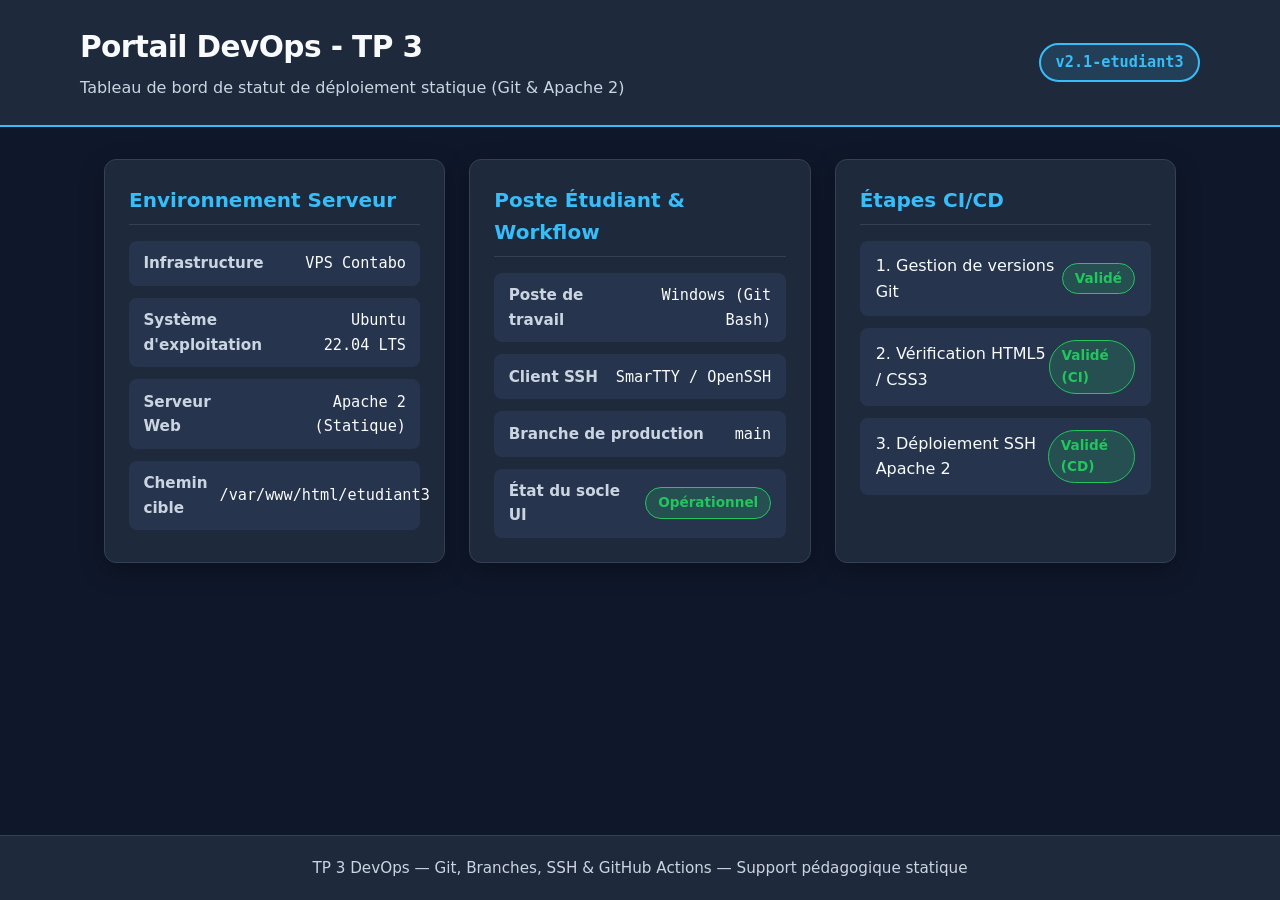
<file: index.html>
<!DOCTYPE html>
<html lang="fr">
<head>
  <meta charset="UTF-8">
  <meta name="viewport" content="width=device-width, initial-scale=1.0">
  <title>Portail DevOps - TP 3</title>
  <link rel="stylesheet" href="style.css">
</head>
<body>
  <header class="topbar">
    <div class="topbar-inner">
      <div>
        <h1>Portail DevOps - TP 3</h1>
        <p class="subtitle">Tableau de bord de statut de déploiement statique (Git &amp; Apache 2)</p>
      </div>
      <span class="version-badge">v2.1-etudiant3</span>
    </div>
  </header>

  <main class="container">
    <div class="dashboard-grid">
      <section class="card">
        <h2>Environnement Serveur</h2>
        <ul class="info-list">
          <li>
            <span class="info-label">Infrastructure</span>
            <span class="info-value">VPS Contabo</span>
          </li>
          <li>
            <span class="info-label">Système d'exploitation</span>
            <span class="info-value">Ubuntu 22.04 LTS</span>
          </li>
          <li>
            <span class="info-label">Serveur Web</span>
            <span class="info-value">Apache 2 (Statique)</span>
          </li>
          <li>
            <span class="info-label">Chemin cible</span>
            <span class="info-value">/var/www/html/etudiant3</span>
          </li>
        </ul>
      </section>

      <section class="card">
        <h2>Poste Étudiant &amp; Workflow</h2>
        <ul class="info-list">
          <li>
            <span class="info-label">Poste de travail</span>
            <span class="info-value">Windows (Git Bash)</span>
          </li>
          <li>
            <span class="info-label">Client SSH</span>
            <span class="info-value">SmarTTY / OpenSSH</span>
          </li>
          <li>
            <span class="info-label">Branche de production</span>
            <span class="info-value">main</span>
          </li>
          <li>
            <span class="info-label">État du socle UI</span>
            <span class="status-pill status-ok">Opérationnel</span>
          </li>
        </ul>
      </section>

      <section class="card">
        <h2>Étapes CI/CD</h2>
        <ul class="pipeline-steps">
          <li>
            <span>1. Gestion de versions Git</span>
            <span class="status-pill status-ok">Validé</span>
          </li>
          <li>
            <span>2. Vérification HTML5 / CSS3</span>
            <span class="status-pill status-ok">Validé (CI)</span>
          </li>
          <li>
            <span>3. Déploiement SSH Apache 2</span>
            <span class="status-pill status-ok">Validé (CD)</span>
          </li>
        </ul>
      </section>
    </div>
  </main>

  <footer class="footer">
    <p>TP 3 DevOps — Git, Branches, SSH &amp; GitHub Actions — Support pédagogique statique</p>
  </footer>
</body>
</html>
</file>
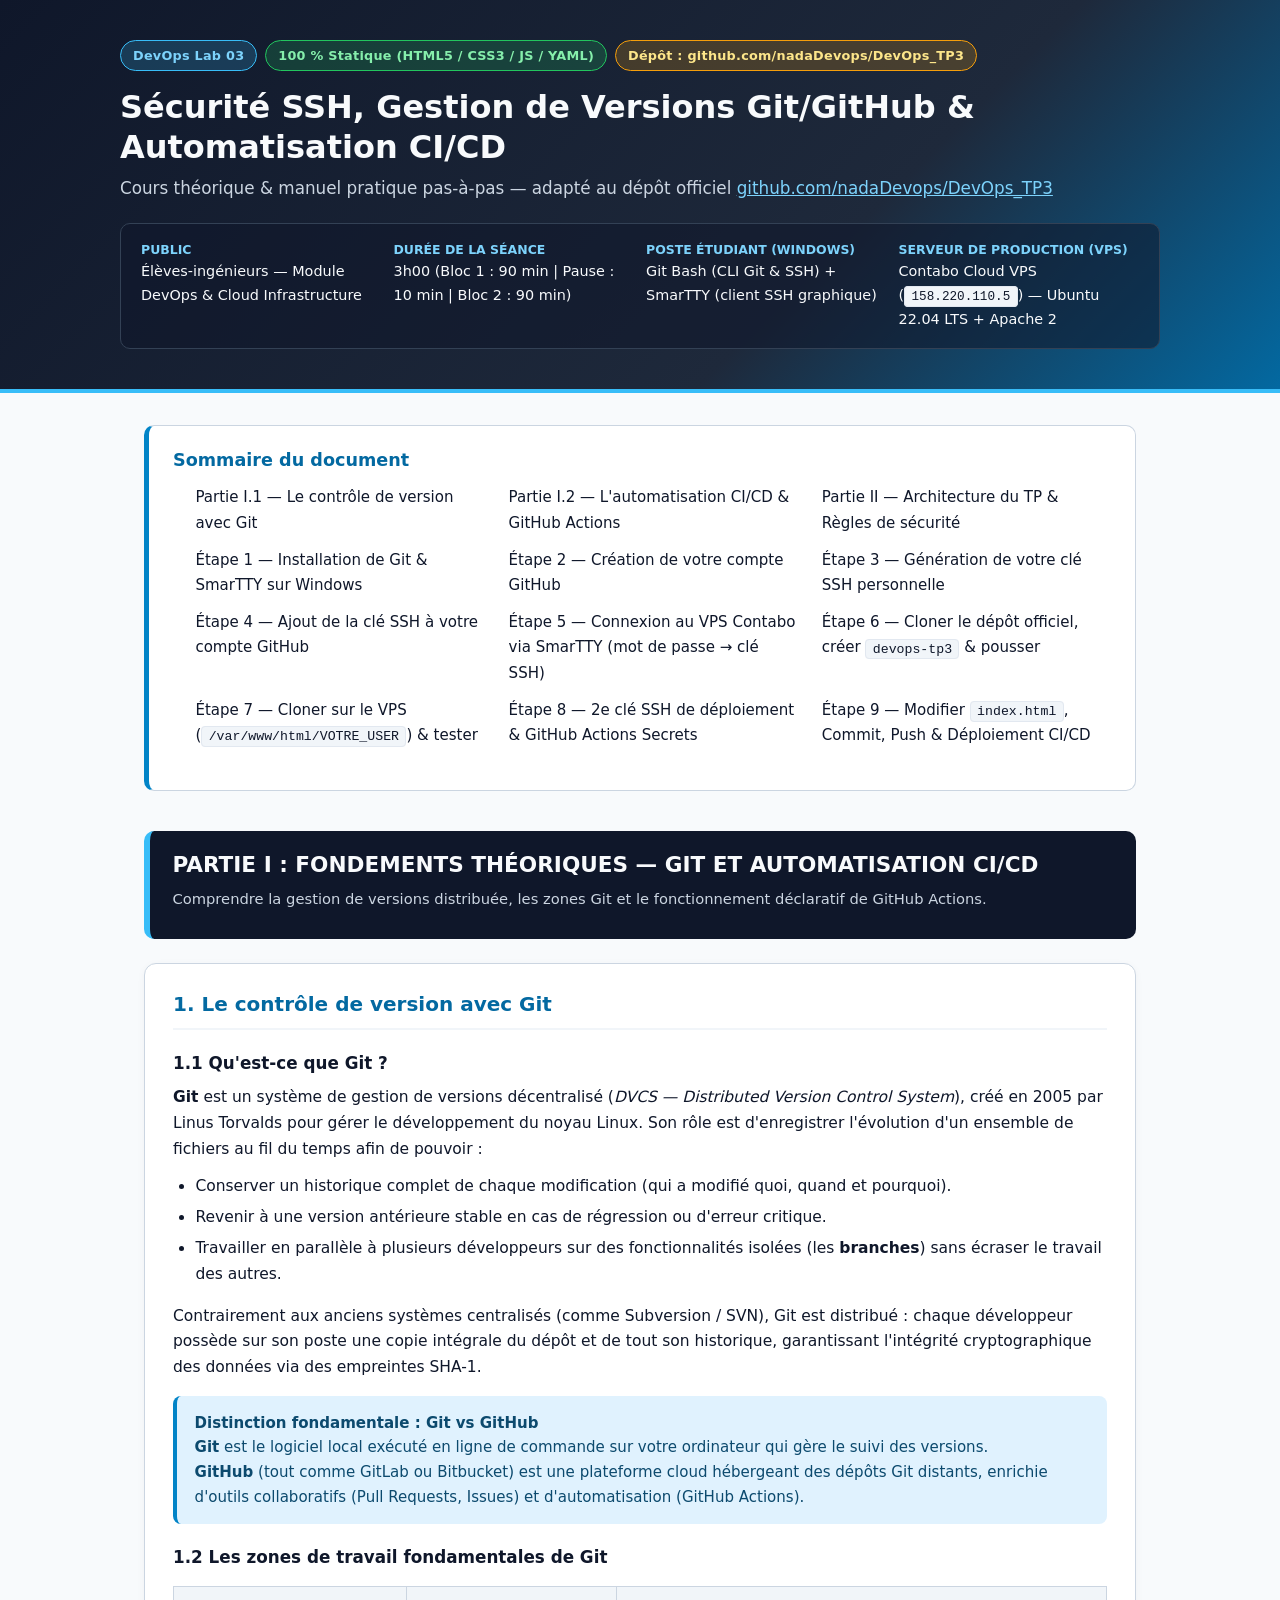
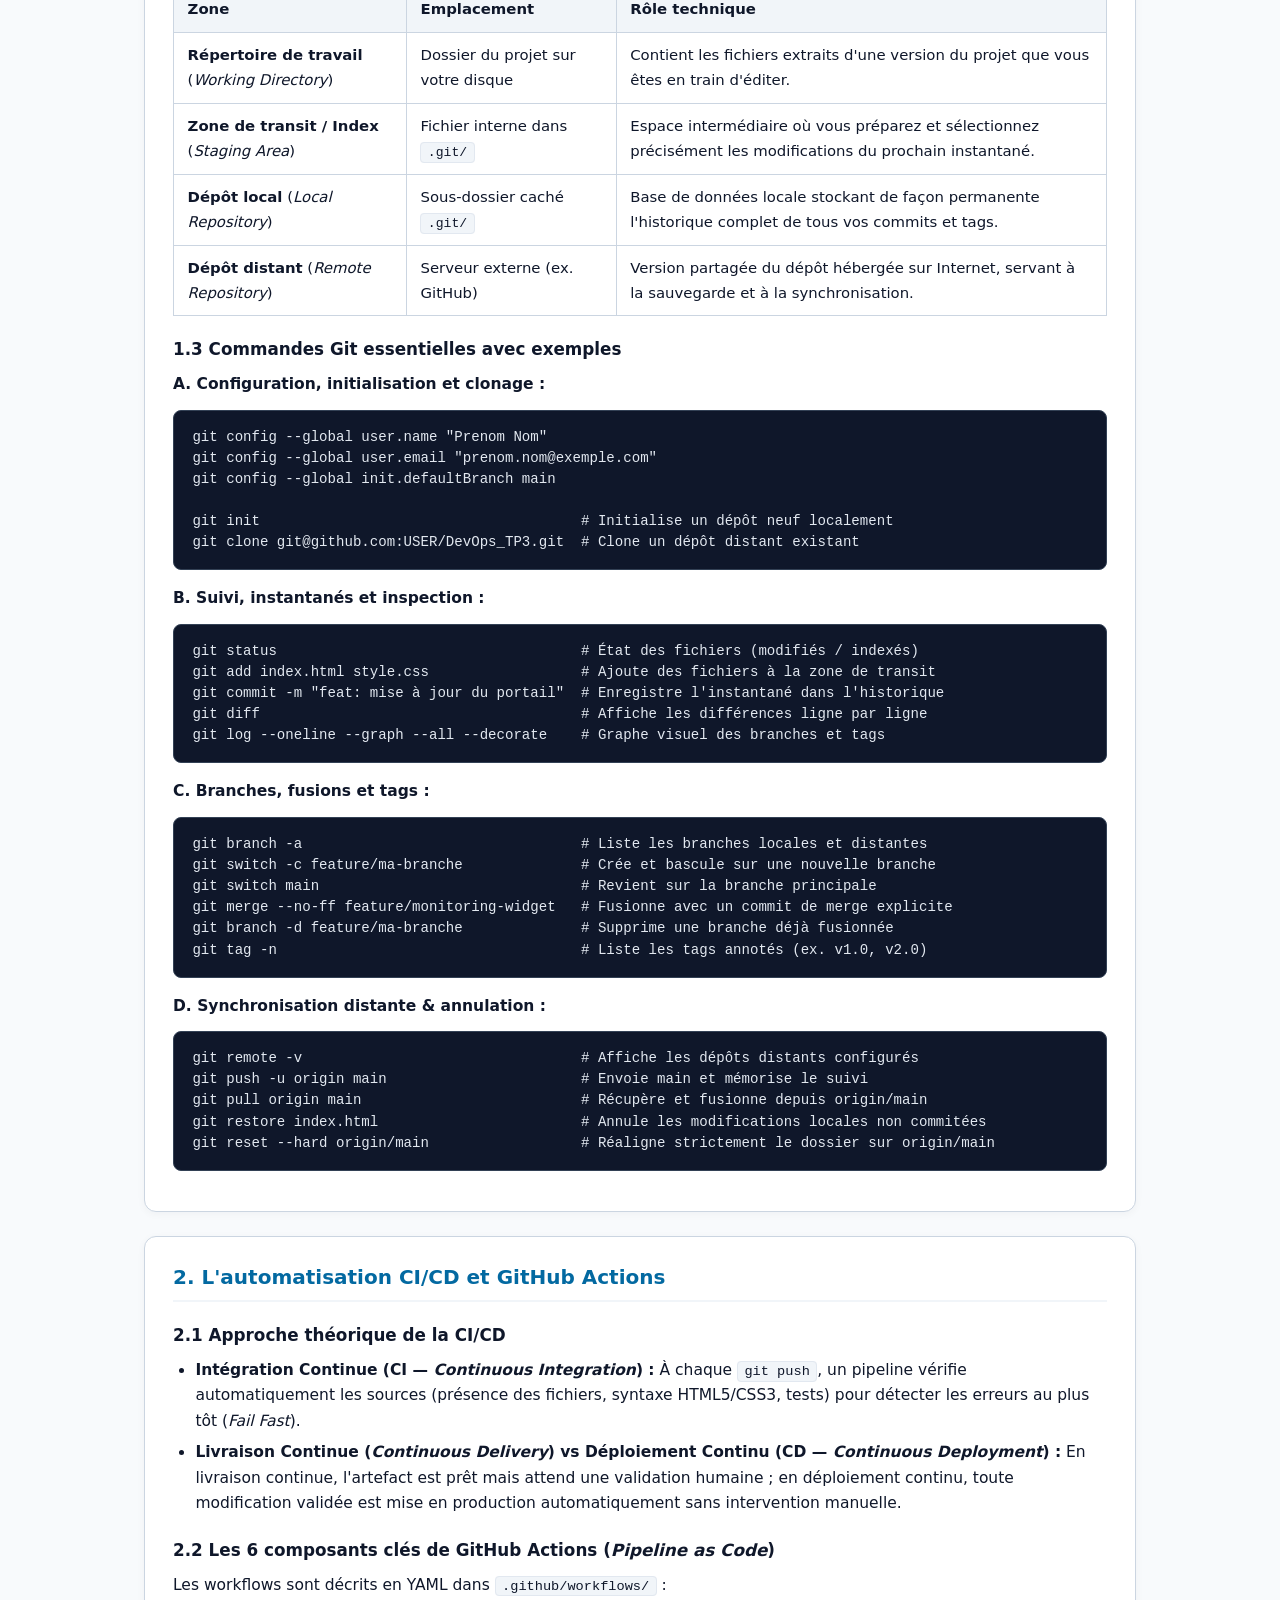
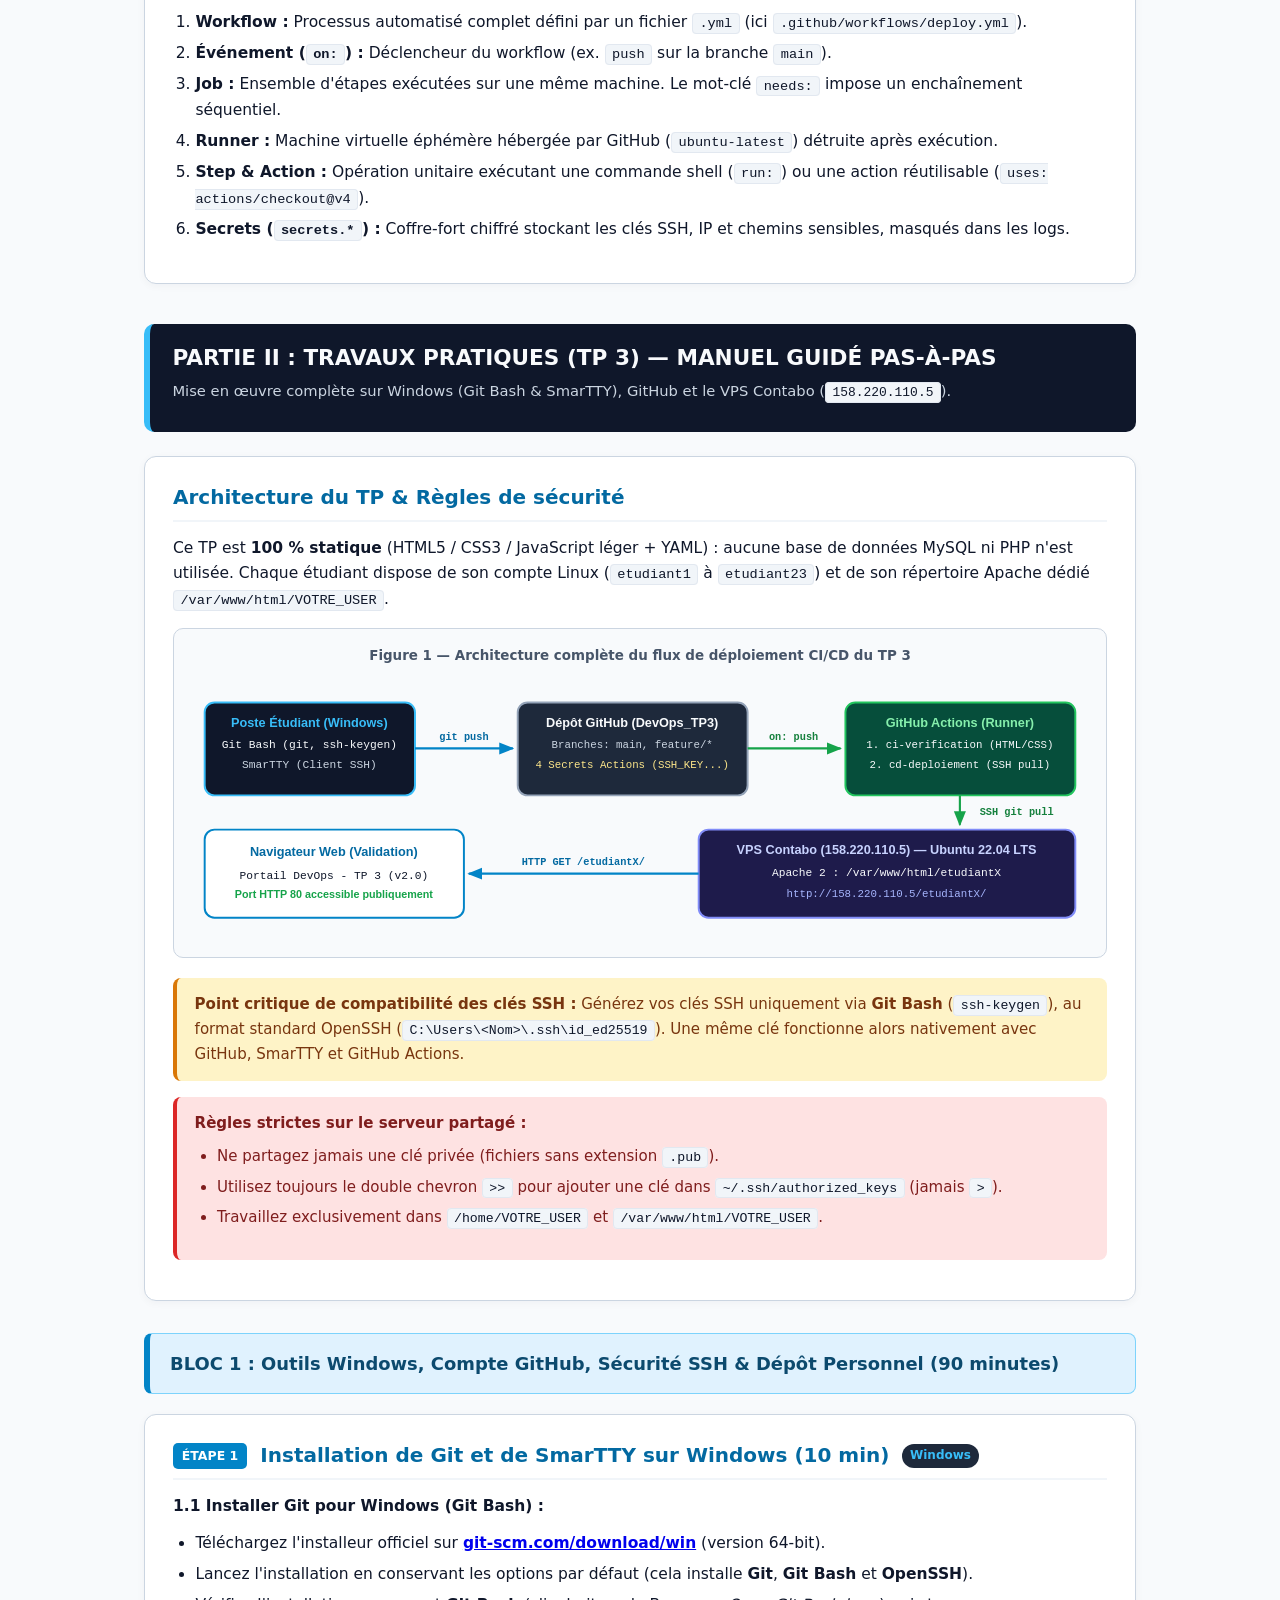
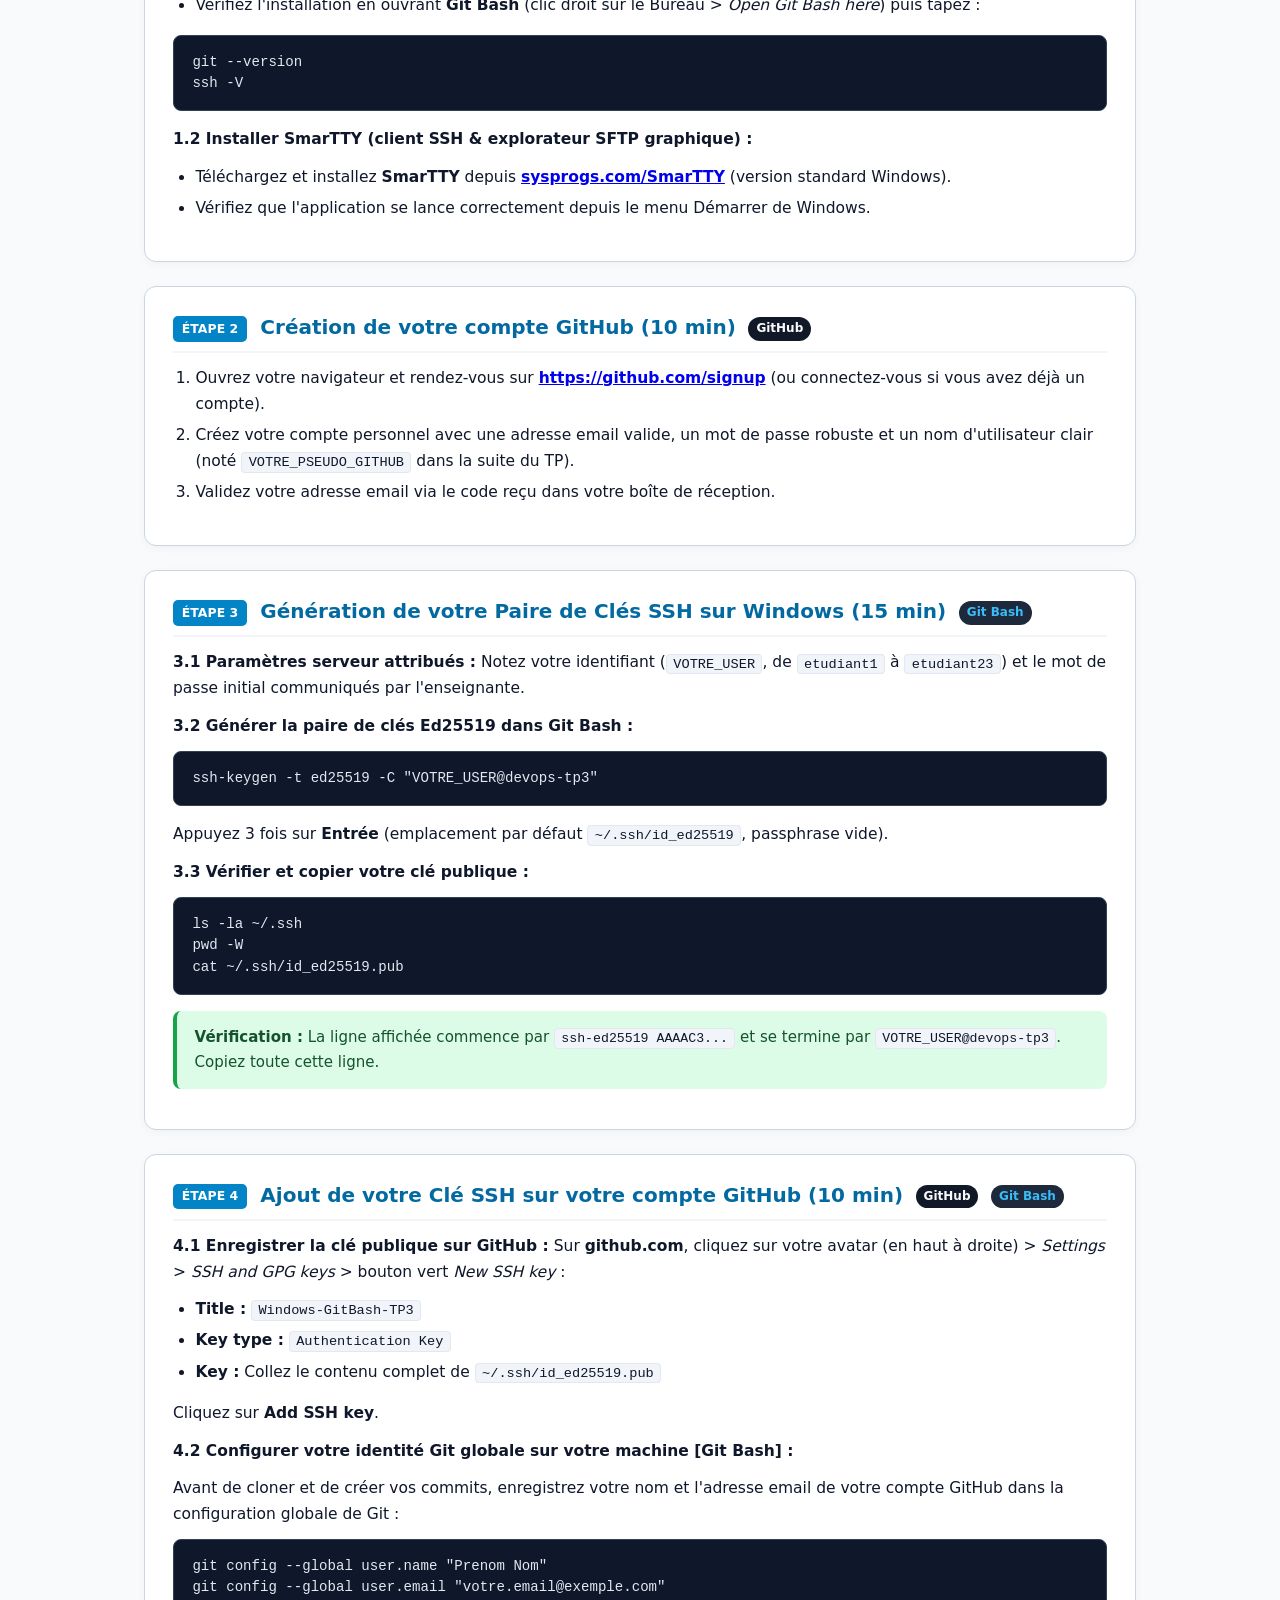
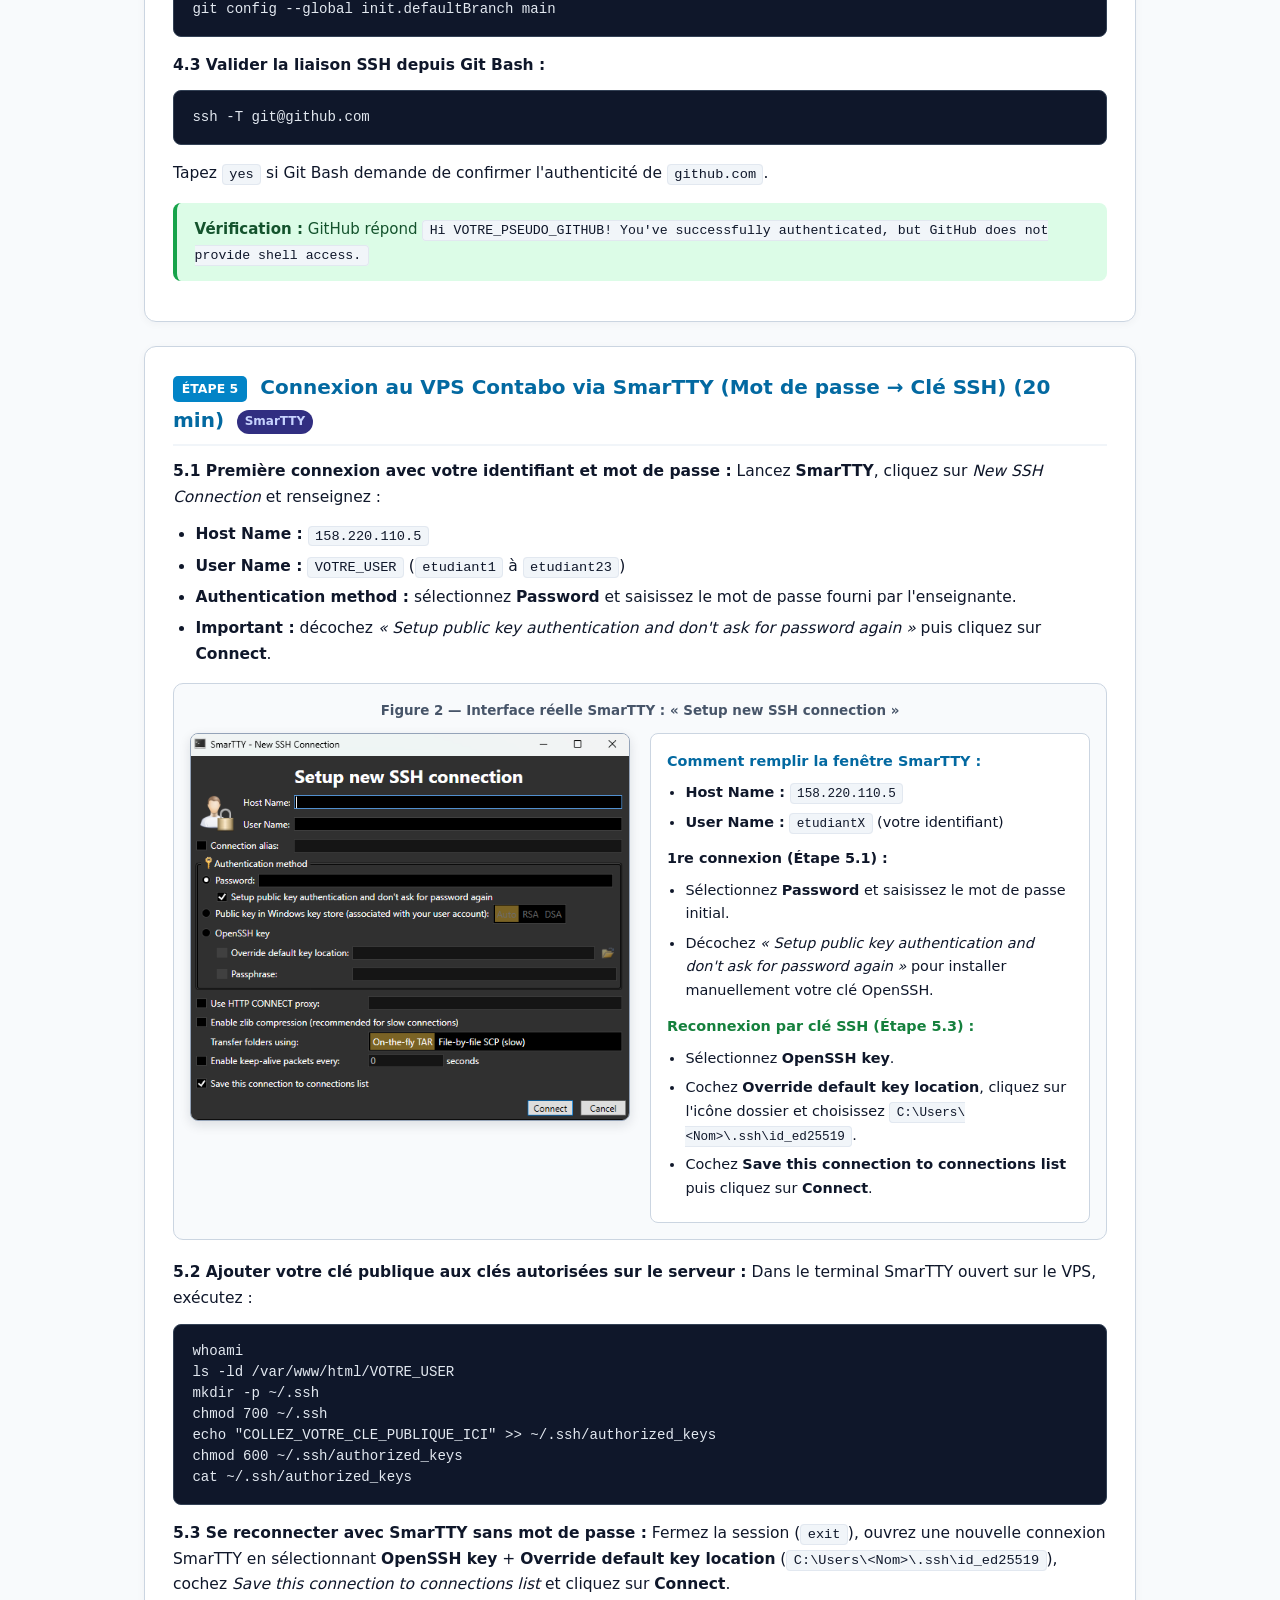
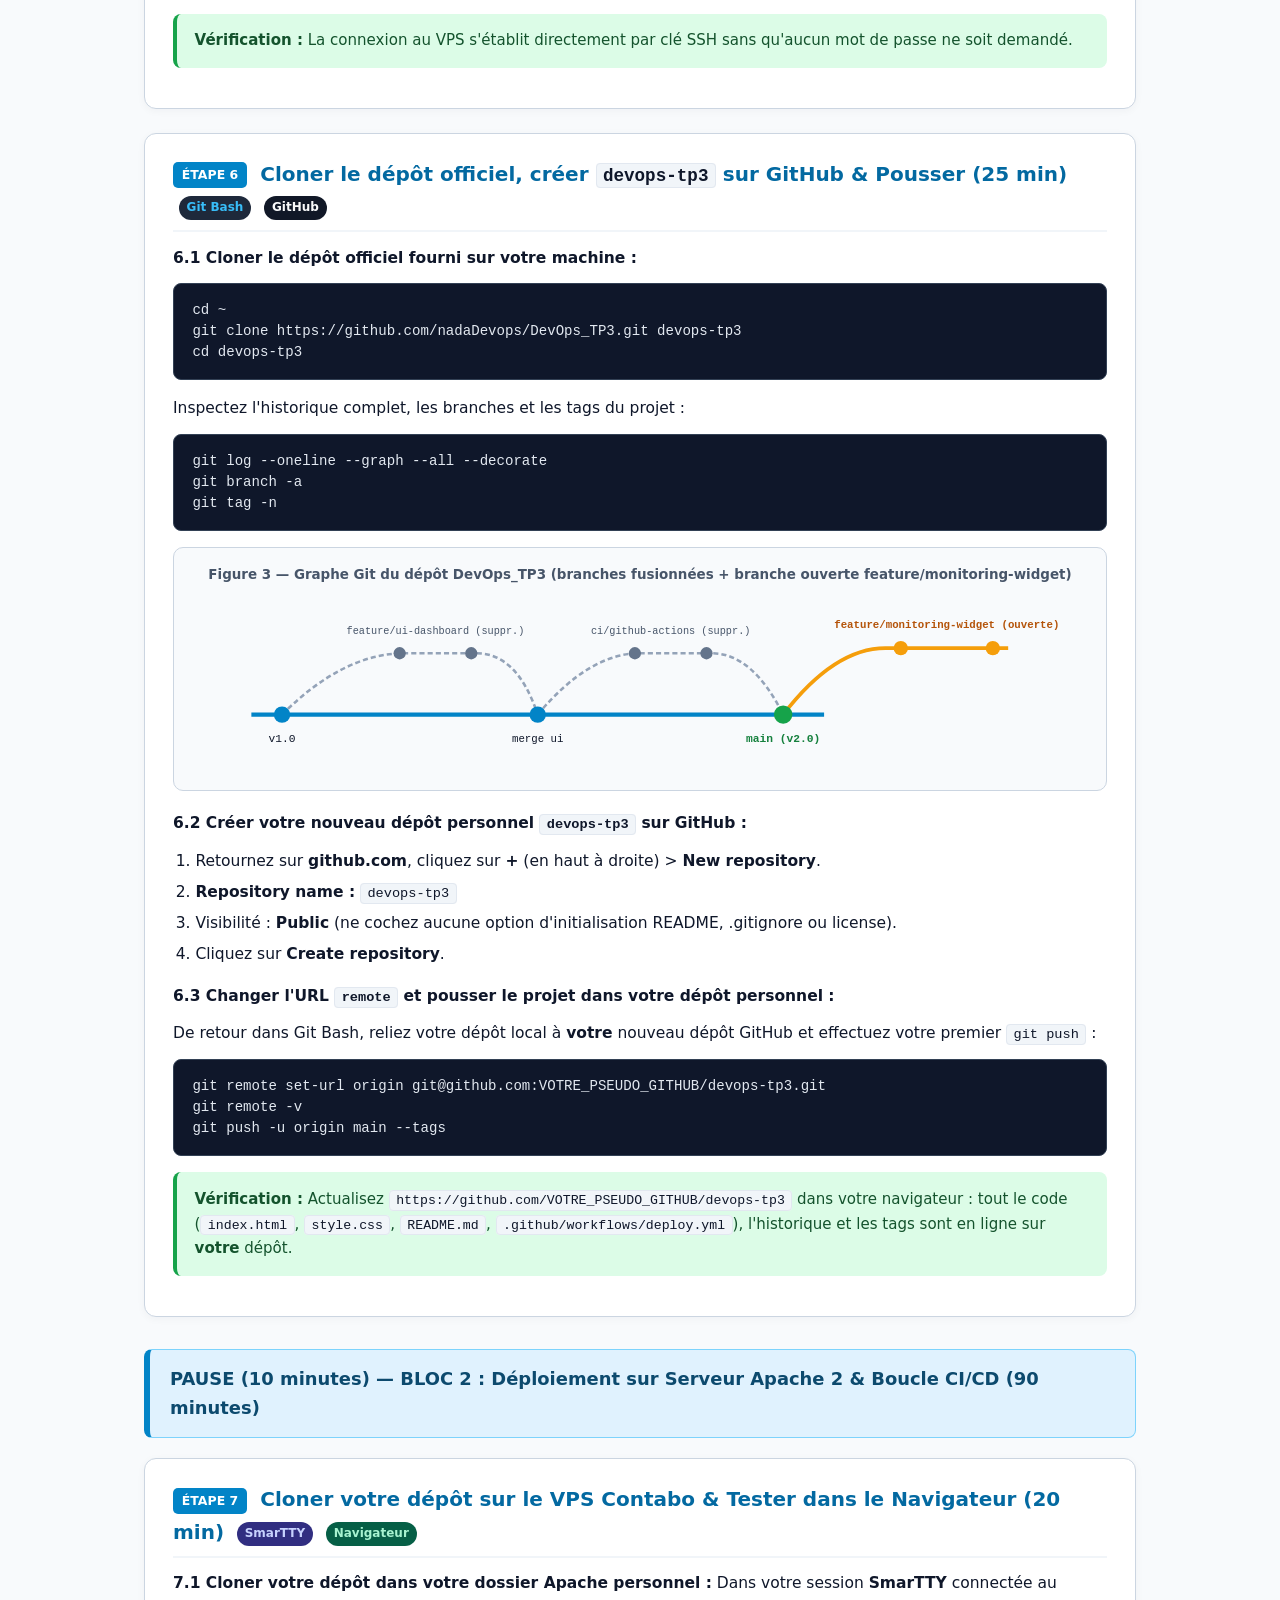
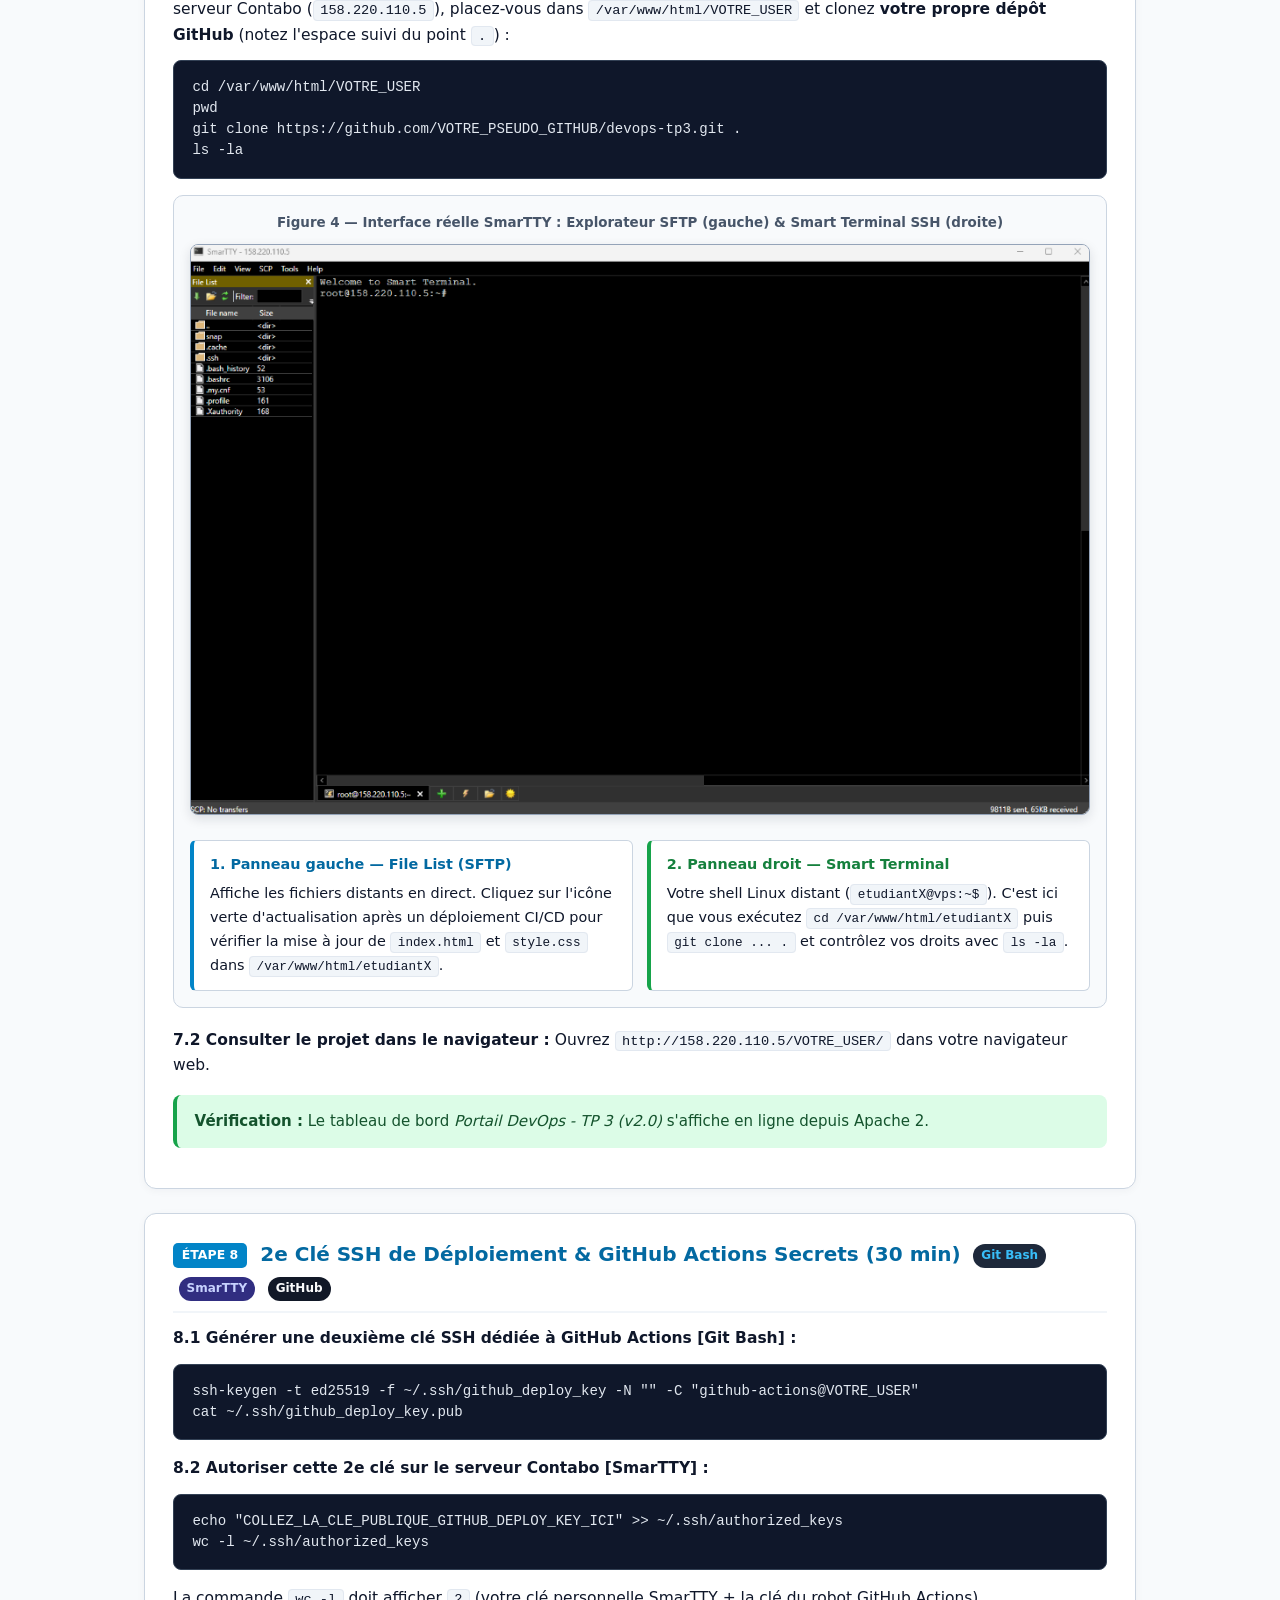
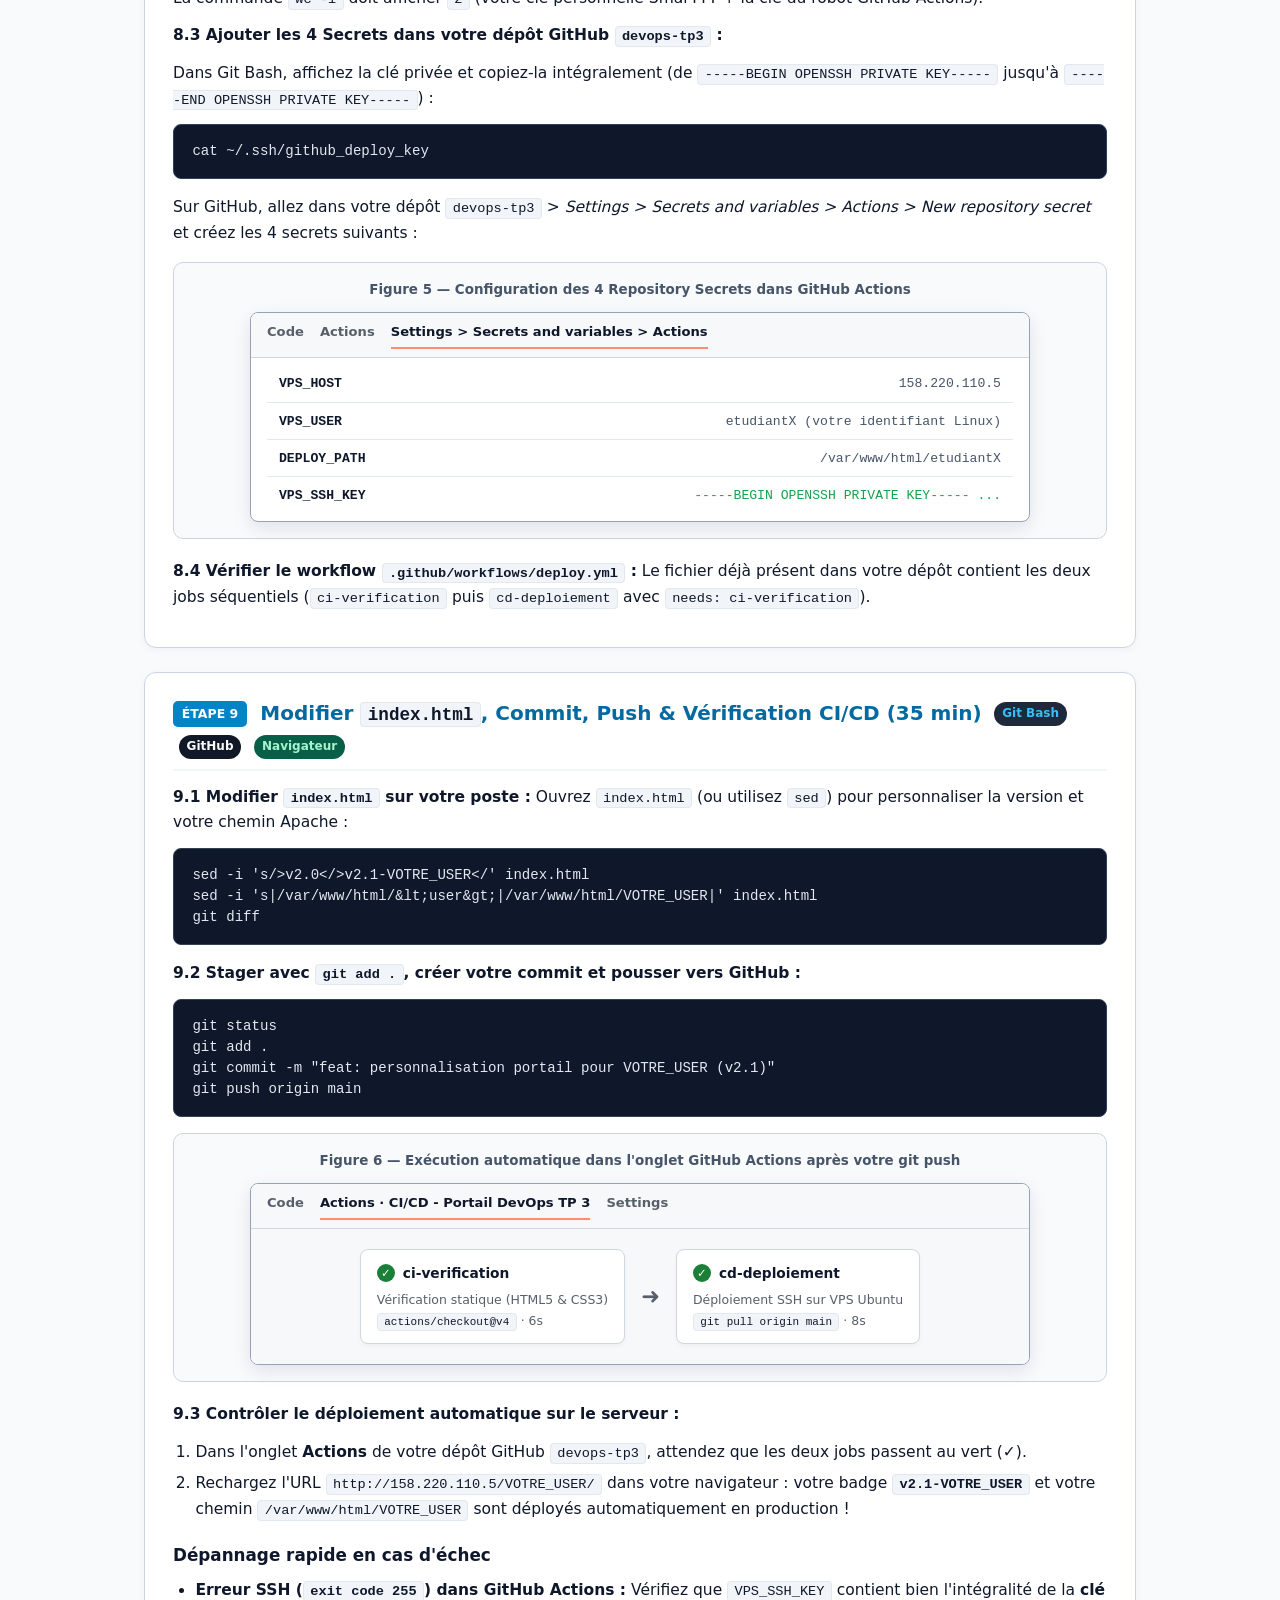
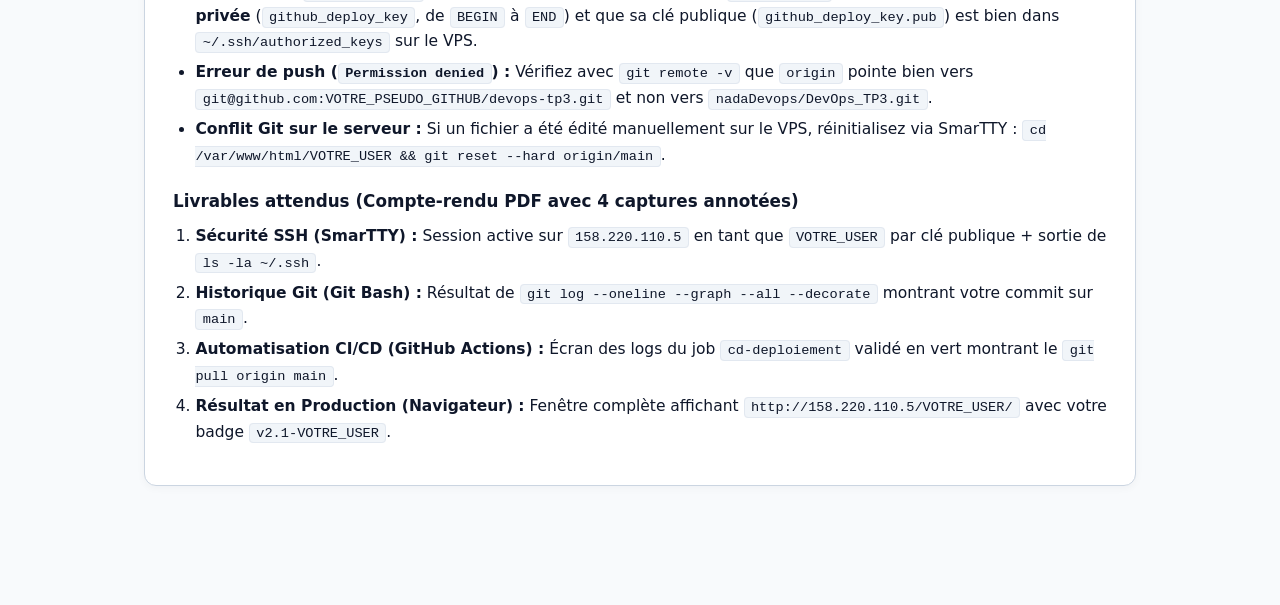
<file: TP3_DevOps.html>
<!DOCTYPE html>
<html lang="fr">
<head>
  <meta charset="UTF-8">
  <meta name="viewport" content="width=device-width, initial-scale=1.0">
  <title>DevOps Lab 03 : Sécurité SSH, Git/GitHub &amp; CI/CD GitHub Actions</title>
  <style>
    :root {
      --bg: #f8fafc;
      --surface: #ffffff;
      --surface-alt: #f1f5f9;
      --ink: #0f172a;
      --ink-muted: #475569;
      --border: #cbd5e1;
      --primary: #0284c7;
      --primary-dark: #0369a1;
      --primary-soft: #e0f2fe;
      --success: #16a34a;
      --success-soft: #dcfce7;
      --warn: #d97706;
      --warn-soft: #fef3c7;
      --danger: #dc2626;
      --danger-soft: #fee2e2;
      --code-bg: #0f172a;
      --code-ink: #e2e8f0;
      --font-sans: "Segoe UI", system-ui, -apple-system, sans-serif;
      --font-mono: "Cascadia Code", "Fira Code", Consolas, monospace;
    }

    * { box-sizing: border-box; margin: 0; padding: 0; }

    body {
      font-family: var(--font-sans);
      background: var(--bg);
      color: var(--ink);
      line-height: 1.65;
      font-size: 15.5px;
    }

    .doc-header {
      background: linear-gradient(135deg, #0f172a 0%, #1e293b 65%, #0369a1 100%);
      color: #f8fafc;
      padding: 2.5rem 2rem;
      border-bottom: 4px solid #38bdf8;
    }

    .doc-header-inner {
      max-width: 1040px;
      margin: 0 auto;
    }

    .tag-row {
      display: flex;
      flex-wrap: wrap;
      gap: 0.5rem;
      margin-bottom: 1rem;
    }

    .pill {
      display: inline-block;
      padding: 0.25rem 0.75rem;
      border-radius: 999px;
      font-size: 0.8rem;
      font-weight: 700;
      letter-spacing: 0.02em;
    }

    .pill-blue { background: rgba(56, 189, 248, 0.2); color: #7dd3fc; border: 1px solid #38bdf8; }
    .pill-green { background: rgba(34, 197, 94, 0.2); color: #86efac; border: 1px solid #22c55e; }
    .pill-amber { background: rgba(245, 158, 11, 0.2); color: #fde68a; border: 1px solid #f59e0b; }

    .doc-header h1 {
      font-size: 2rem;
      line-height: 1.25;
      margin-bottom: 0.5rem;
    }

    .doc-header .lead {
      color: #cbd5e1;
      font-size: 1.05rem;
      margin-bottom: 1.25rem;
    }

    .meta-grid {
      display: grid;
      grid-template-columns: repeat(auto-fit, minmax(230px, 1fr));
      gap: 0.75rem;
      background: rgba(15, 23, 42, 0.55);
      border: 1px solid #334155;
      border-radius: 10px;
      padding: 1rem 1.25rem;
      font-size: 0.9rem;
    }

    .meta-grid strong { color: #7dd3fc; display: block; font-size: 0.78rem; text-transform: uppercase; }

    .container {
      max-width: 1040px;
      margin: 2rem auto;
      padding: 0 1.5rem 4rem;
    }

    .toc {
      background: var(--surface);
      border: 1px solid var(--border);
      border-left: 5px solid var(--primary);
      border-radius: 10px;
      padding: 1.25rem 1.5rem;
      margin-bottom: 2rem;
    }

    .toc h2 { font-size: 1.1rem; margin-bottom: 0.65rem; color: var(--primary-dark); }
    .toc ul { list-style: none; display: grid; grid-template-columns: repeat(auto-fit, minmax(280px, 1fr)); gap: 0.35rem 1.5rem; }
    .toc a { color: var(--ink); text-decoration: none; font-weight: 500; font-size: 0.94rem; }
    .toc a:hover { color: var(--primary); text-decoration: underline; }

    .part-banner {
      background: #0f172a;
      color: #f8fafc;
      padding: 1rem 1.4rem;
      border-radius: 10px;
      margin: 2.5rem 0 1.5rem;
      border-left: 6px solid #38bdf8;
    }

    .part-banner h2 { font-size: 1.35rem; margin: 0; }
    .part-banner p { color: #cbd5e1; font-size: 0.92rem; margin-top: 0.25rem; }

    .bloc-banner {
      background: var(--primary-soft);
      color: #0c4a6e;
      border: 1px solid #7dd3fc;
      border-left: 6px solid var(--primary);
      padding: 0.9rem 1.25rem;
      border-radius: 8px;
      margin: 2rem 0 1.25rem;
      font-weight: 700;
      font-size: 1.12rem;
    }

    section.card {
      background: var(--surface);
      border: 1px solid var(--border);
      border-radius: 12px;
      padding: 1.5rem 1.75rem;
      margin-bottom: 1.5rem;
      box-shadow: 0 2px 8px rgba(15, 23, 42, 0.04);
    }

    h3 {
      font-size: 1.25rem;
      color: var(--primary-dark);
      margin-bottom: 0.85rem;
      padding-bottom: 0.4rem;
      border-bottom: 2px solid var(--surface-alt);
    }

    h4 {
      font-size: 1.05rem;
      color: var(--ink);
      margin: 1.25rem 0 0.5rem;
    }

    p { margin-bottom: 0.75rem; }
    ul, ol { margin: 0.5rem 0 1rem 1.4rem; }
    li { margin-bottom: 0.35rem; }

    code {
      font-family: var(--font-mono);
      background: var(--surface-alt);
      color: #0f172a;
      padding: 0.12rem 0.4rem;
      border-radius: 4px;
      font-size: 0.88em;
      border: 1px solid #e2e8f0;
    }

    pre {
      background: var(--code-bg);
      color: var(--code-ink);
      font-family: var(--font-mono);
      font-size: 0.88rem;
      line-height: 1.5;
      padding: 1rem 1.15rem;
      border-radius: 8px;
      overflow-x: auto;
      margin: 0.75rem 0 1rem;
      border: 1px solid #334155;
    }

    pre code {
      background: transparent;
      color: inherit;
      padding: 0;
      border: none;
      font-size: inherit;
    }

    table {
      width: 100%;
      border-collapse: collapse;
      margin: 0.85rem 0 1.2rem;
      font-size: 0.93rem;
    }

    th, td {
      border: 1px solid var(--border);
      padding: 0.65rem 0.85rem;
      text-align: left;
      vertical-align: top;
    }

    th {
      background: var(--surface-alt);
      font-weight: 700;
      color: var(--ink);
    }

    .callout {
      padding: 0.9rem 1.1rem;
      border-radius: 8px;
      margin: 1rem 0;
      border-left: 4px solid;
      font-size: 0.94rem;
    }

    .callout-info { background: var(--primary-soft); border-color: var(--primary); color: #0c4a6e; }
    .callout-warn { background: var(--warn-soft); border-color: var(--warn); color: #78350f; }
    .callout-danger { background: var(--danger-soft); border-color: var(--danger); color: #7f1d1d; }
    .callout-check { background: var(--success-soft); border-color: var(--success); color: #14532d; }

    .step-badge {
      display: inline-block;
      background: var(--primary);
      color: #fff;
      font-size: 0.78rem;
      font-weight: 700;
      padding: 0.15rem 0.55rem;
      border-radius: 5px;
      margin-right: 0.4rem;
      vertical-align: middle;
    }

    .tool-badge {
      display: inline-block;
      font-size: 0.75rem;
      font-weight: 700;
      padding: 0.12rem 0.5rem;
      border-radius: 999px;
      margin-left: 0.35rem;
      vertical-align: middle;
    }

    .tool-gitbash { background: #1e293b; color: #38bdf8; }
    .tool-smartty { background: #312e81; color: #c7d2fe; }
    .tool-github { background: #111827; color: #f9fafb; }
    .tool-browser { background: #065f46; color: #a7f3d0; }

    /* Visual Mockup Containers */
    .visual-box {
      background: #f8fafc;
      border: 1px solid var(--border);
      border-radius: 10px;
      padding: 1rem;
      margin: 1rem 0 1.25rem;
    }

    .visual-caption {
      font-size: 0.84rem;
      color: var(--ink-muted);
      font-weight: 600;
      margin-bottom: 0.65rem;
      text-align: center;
    }

    /* SmarTTY Mockup */
    .ui-window {
      border: 1px solid #94a3b8;
      border-radius: 8px;
      overflow: hidden;
      background: #ffffff;
      box-shadow: 0 6px 18px rgba(15, 23, 42, 0.1);
      max-width: 780px;
      margin: 0 auto;
      font-size: 0.86rem;
    }

    .ui-titlebar {
      background: #1e293b;
      color: #f8fafc;
      padding: 0.45rem 0.85rem;
      font-weight: 600;
      display: flex;
      justify-content: space-between;
      align-items: center;
      font-size: 0.82rem;
    }

    .ui-dots { display: flex; gap: 5px; }
    .ui-dots span { width: 10px; height: 10px; border-radius: 50%; display: inline-block; }
    .dot-r { background: #ef4444; }
    .dot-y { background: #f59e0b; }
    .dot-g { background: #22c55e; }

    .ui-body { padding: 1rem 1.25rem; }

    .form-row {
      display: grid;
      grid-template-columns: 165px 1fr;
      align-items: center;
      gap: 0.6rem;
      margin-bottom: 0.55rem;
    }

    .form-label { font-weight: 600; color: #334155; text-align: right; }
    .form-input {
      background: #f1f5f9;
      border: 1px solid #cbd5e1;
      border-radius: 4px;
      padding: 0.32rem 0.6rem;
      font-family: var(--font-mono);
      color: #0f172a;
    }

    .form-input.highlight {
      background: #e0f2fe;
      border-color: #0284c7;
      font-weight: 700;
    }

    .smartty-split {
      display: grid;
      grid-template-columns: 230px 1fr;
      min-height: 195px;
    }

    .smartty-tree {
      background: #f8fafc;
      border-right: 1px solid #cbd5e1;
      padding: 0.75rem;
      font-family: var(--font-mono);
      font-size: 0.8rem;
    }

    .smartty-term {
      background: #0f172a;
      color: #e2e8f0;
      padding: 0.85rem;
      font-family: var(--font-mono);
      font-size: 0.8rem;
      line-height: 1.45;
    }

    /* GitHub Mockup */
    .gh-tabs {
      background: #f6f8fa;
      border-bottom: 1px solid #d0d7de;
      padding: 0.5rem 1rem;
      display: flex;
      gap: 1rem;
      font-size: 0.82rem;
      font-weight: 600;
      color: #57606a;
    }

    .gh-tab-active {
      color: #0f172a;
      border-bottom: 2px solid #fd8c73;
      padding-bottom: 0.3rem;
    }

    .gh-pipeline {
      display: flex;
      flex-wrap: wrap;
      align-items: center;
      justify-content: center;
      gap: 1rem;
      padding: 1.25rem;
      background: #f6f8fa;
    }

    .gh-job {
      background: #ffffff;
      border: 1px solid #d0d7de;
      border-radius: 8px;
      padding: 0.75rem 1rem;
      min-width: 230px;
      box-shadow: 0 2px 4px rgba(0,0,0,0.04);
    }

    .gh-job-head {
      display: flex;
      align-items: center;
      gap: 0.5rem;
      font-weight: 700;
      color: #0f172a;
      margin-bottom: 0.35rem;
    }

    .gh-check {
      display: inline-flex;
      align-items: center;
      justify-content: center;
      width: 18px;
      height: 18px;
      border-radius: 50%;
      background: #1a7f37;
      color: #fff;
      font-size: 0.72rem;
      font-weight: 700;
    }

    .gh-arrow {
      font-size: 1.4rem;
      font-weight: 700;
      color: #57606a;
    }

    .secret-row {
      display: flex;
      justify-content: space-between;
      align-items: center;
      padding: 0.45rem 0.75rem;
      border-bottom: 1px solid #e2e8f0;
      font-family: var(--font-mono);
      font-size: 0.82rem;
    }

    .secret-row:last-child { border-bottom: none; }

    @media print {
      body { background: #fff; font-size: 12.5px; }
      section.card { box-shadow: none; break-inside: avoid; }
      .visual-box { break-inside: avoid; }
      .doc-header { background: #0f172a !important; -webkit-print-color-adjust: exact; print-color-adjust: exact; }
    }

    @media (max-width: 700px) {
      .smartty-split { grid-template-columns: 1fr; }
      .form-row { grid-template-columns: 1fr; }
      .form-label { text-align: left; }
    }
  </style>
</head>
<body>

  <header class="doc-header">
    <div class="doc-header-inner">
      <div class="tag-row">
        <span class="pill pill-blue">DevOps Lab 03</span>
        <span class="pill pill-green">100 % Statique (HTML5 / CSS3 / JS / YAML)</span>
        <span class="pill pill-amber">Dépôt : github.com/nadaDevops/DevOps_TP3</span>
      </div>
      <h1>Sécurité SSH, Gestion de Versions Git/GitHub &amp; Automatisation CI/CD</h1>
      <p class="lead">Cours théorique &amp; manuel pratique pas-à-pas — adapté au dépôt officiel <a href="https://github.com/nadaDevops/DevOps_TP3" style="color:#7dd3fc; text-decoration:underline;">github.com/nadaDevops/DevOps_TP3</a></p>
      <div class="meta-grid">
        <div><strong>Public</strong>Élèves-ingénieurs — Module DevOps &amp; Cloud Infrastructure</div>
        <div><strong>Durée de la séance</strong>3h00 (Bloc 1 : 90 min | Pause : 10 min | Bloc 2 : 90 min)</div>
        <div><strong>Poste étudiant (Windows)</strong>Git Bash (CLI Git &amp; SSH) + SmarTTY (client SSH graphique)</div>
        <div><strong>Serveur de Production (VPS)</strong>Contabo Cloud VPS (<code>158.220.110.5</code>) — Ubuntu 22.04 LTS + Apache 2</div>
      </div>
    </div>
  </header>

  <main class="container">

    <nav class="toc">
      <h2>Sommaire du document</h2>
      <ul>
        <li><a href="#part1-git">Partie I.1 — Le contrôle de version avec Git</a></li>
        <li><a href="#part1-cicd">Partie I.2 — L'automatisation CI/CD &amp; GitHub Actions</a></li>
        <li><a href="#part2-arch">Partie II — Architecture du TP &amp; Règles de sécurité</a></li>
        <li><a href="#etape1">Étape 1 — Installation de Git &amp; SmarTTY sur Windows</a></li>
        <li><a href="#etape2">Étape 2 — Création de votre compte GitHub</a></li>
        <li><a href="#etape3">Étape 3 — Génération de votre clé SSH personnelle</a></li>
        <li><a href="#etape4">Étape 4 — Ajout de la clé SSH à votre compte GitHub</a></li>
        <li><a href="#etape5">Étape 5 — Connexion au VPS Contabo via SmarTTY (mot de passe → clé SSH)</a></li>
        <li><a href="#etape6">Étape 6 — Cloner le dépôt officiel, créer <code>devops-tp3</code> &amp; pousser</a></li>
        <li><a href="#etape7">Étape 7 — Cloner sur le VPS (<code>/var/www/html/VOTRE_USER</code>) &amp; tester</a></li>
        <li><a href="#etape8">Étape 8 — 2e clé SSH de déploiement &amp; GitHub Actions Secrets</a></li>
        <li><a href="#etape9">Étape 9 — Modifier <code>index.html</code>, Commit, Push &amp; Déploiement CI/CD</a></li>
      </ul>
    </nav>

    <!-- ================= PARTIE I ================= -->
    <div class="part-banner">
      <h2>PARTIE I : FONDEMENTS THÉORIQUES — GIT ET AUTOMATISATION CI/CD</h2>
      <p>Comprendre la gestion de versions distribuée, les zones Git et le fonctionnement déclaratif de GitHub Actions.</p>
    </div>

    <section class="card" id="part1-git">
      <h3>1. Le contrôle de version avec Git</h3>

      <h4>1.1 Qu'est-ce que Git ?</h4>
      <p><strong>Git</strong> est un système de gestion de versions décentralisé (<em>DVCS — Distributed Version Control System</em>), créé en 2005 par Linus Torvalds pour gérer le développement du noyau Linux. Son rôle est d'enregistrer l'évolution d'un ensemble de fichiers au fil du temps afin de pouvoir :</p>
      <ul>
        <li>Conserver un historique complet de chaque modification (qui a modifié quoi, quand et pourquoi).</li>
        <li>Revenir à une version antérieure stable en cas de régression ou d'erreur critique.</li>
        <li>Travailler en parallèle à plusieurs développeurs sur des fonctionnalités isolées (les <strong>branches</strong>) sans écraser le travail des autres.</li>
      </ul>
      <p>Contrairement aux anciens systèmes centralisés (comme Subversion / SVN), Git est distribué : chaque développeur possède sur son poste une copie intégrale du dépôt et de tout son historique, garantissant l'intégrité cryptographique des données via des empreintes SHA-1.</p>

      <div class="callout callout-info">
        <strong>Distinction fondamentale : Git vs GitHub</strong><br>
        <strong>Git</strong> est le logiciel local exécuté en ligne de commande sur votre ordinateur qui gère le suivi des versions.<br>
        <strong>GitHub</strong> (tout comme GitLab ou Bitbucket) est une plateforme cloud hébergeant des dépôts Git distants, enrichie d'outils collaboratifs (Pull Requests, Issues) et d'automatisation (GitHub Actions).
      </div>

      <h4>1.2 Les zones de travail fondamentales de Git</h4>
      <table>
        <thead>
          <tr><th>Zone</th><th>Emplacement</th><th>Rôle technique</th></tr>
        </thead>
        <tbody>
          <tr>
            <td><strong>Répertoire de travail</strong> (<em>Working Directory</em>)</td>
            <td>Dossier du projet sur votre disque</td>
            <td>Contient les fichiers extraits d'une version du projet que vous êtes en train d'éditer.</td>
          </tr>
          <tr>
            <td><strong>Zone de transit / Index</strong> (<em>Staging Area</em>)</td>
            <td>Fichier interne dans <code>.git/</code></td>
            <td>Espace intermédiaire où vous préparez et sélectionnez précisément les modifications du prochain instantané.</td>
          </tr>
          <tr>
            <td><strong>Dépôt local</strong> (<em>Local Repository</em>)</td>
            <td>Sous-dossier caché <code>.git/</code></td>
            <td>Base de données locale stockant de façon permanente l'historique complet de tous vos commits et tags.</td>
          </tr>
          <tr>
            <td><strong>Dépôt distant</strong> (<em>Remote Repository</em>)</td>
            <td>Serveur externe (ex. GitHub)</td>
            <td>Version partagée du dépôt hébergée sur Internet, servant à la sauvegarde et à la synchronisation.</td>
          </tr>
        </tbody>
      </table>

      <h4>1.3 Commandes Git essentielles avec exemples</h4>
      <p><strong>A. Configuration, initialisation et clonage :</strong></p>
      <pre><code>git config --global user.name "Prenom Nom"
git config --global user.email "prenom.nom@exemple.com"
git config --global init.defaultBranch main

git init                                      # Initialise un dépôt neuf localement
git clone git@github.com:USER/DevOps_TP3.git  # Clone un dépôt distant existant</code></pre>

      <p><strong>B. Suivi, instantanés et inspection :</strong></p>
      <pre><code>git status                                    # État des fichiers (modifiés / indexés)
git add index.html style.css                  # Ajoute des fichiers à la zone de transit
git commit -m "feat: mise à jour du portail"  # Enregistre l'instantané dans l'historique
git diff                                      # Affiche les différences ligne par ligne
git log --oneline --graph --all --decorate    # Graphe visuel des branches et tags</code></pre>

      <p><strong>C. Branches, fusions et tags :</strong></p>
      <pre><code>git branch -a                                 # Liste les branches locales et distantes
git switch -c feature/ma-branche              # Crée et bascule sur une nouvelle branche
git switch main                               # Revient sur la branche principale
git merge --no-ff feature/monitoring-widget   # Fusionne avec un commit de merge explicite
git branch -d feature/ma-branche              # Supprime une branche déjà fusionnée
git tag -n                                    # Liste les tags annotés (ex. v1.0, v2.0)</code></pre>

      <p><strong>D. Synchronisation distante &amp; annulation :</strong></p>
      <pre><code>git remote -v                                 # Affiche les dépôts distants configurés
git push -u origin main                       # Envoie main et mémorise le suivi
git pull origin main                          # Récupère et fusionne depuis origin/main
git restore index.html                        # Annule les modifications locales non commitées
git reset --hard origin/main                  # Réaligne strictement le dossier sur origin/main</code></pre>
    </section>

    <section class="card" id="part1-cicd">
      <h3>2. L'automatisation CI/CD et GitHub Actions</h3>

      <h4>2.1 Approche théorique de la CI/CD</h4>
      <ul>
        <li><strong>Intégration Continue (CI — <em>Continuous Integration</em>) :</strong> À chaque <code>git push</code>, un pipeline vérifie automatiquement les sources (présence des fichiers, syntaxe HTML5/CSS3, tests) pour détecter les erreurs au plus tôt (<em>Fail Fast</em>).</li>
        <li><strong>Livraison Continue (<em>Continuous Delivery</em>) vs Déploiement Continu (CD — <em>Continuous Deployment</em>) :</strong> En livraison continue, l'artefact est prêt mais attend une validation humaine ; en déploiement continu, toute modification validée est mise en production automatiquement sans intervention manuelle.</li>
      </ul>

      <h4>2.2 Les 6 composants clés de GitHub Actions (<em>Pipeline as Code</em>)</h4>
      <p>Les workflows sont décrits en YAML dans <code>.github/workflows/</code> :</p>
      <ol>
        <li><strong>Workflow :</strong> Processus automatisé complet défini par un fichier <code>.yml</code> (ici <code>.github/workflows/deploy.yml</code>).</li>
        <li><strong>Événement (<code>on:</code>) :</strong> Déclencheur du workflow (ex. <code>push</code> sur la branche <code>main</code>).</li>
        <li><strong>Job :</strong> Ensemble d'étapes exécutées sur une même machine. Le mot-clé <code>needs:</code> impose un enchaînement séquentiel.</li>
        <li><strong>Runner :</strong> Machine virtuelle éphémère hébergée par GitHub (<code>ubuntu-latest</code>) détruite après exécution.</li>
        <li><strong>Step &amp; Action :</strong> Opération unitaire exécutant une commande shell (<code>run:</code>) ou une action réutilisable (<code>uses: actions/checkout@v4</code>).</li>
        <li><strong>Secrets (<code>secrets.*</code>) :</strong> Coffre-fort chiffré stockant les clés SSH, IP et chemins sensibles, masqués dans les logs.</li>
      </ol>
    </section>

    <!-- ================= PARTIE II ================= -->
    <div class="part-banner">
      <h2>PARTIE II : TRAVAUX PRATIQUES (TP 3) — MANUEL GUIDÉ PAS-À-PAS</h2>
      <p>Mise en œuvre complète sur Windows (Git Bash &amp; SmarTTY), GitHub et le VPS Contabo (<code>158.220.110.5</code>).</p>
    </div>

    <section class="card" id="part2-arch">
      <h3>Architecture du TP &amp; Règles de sécurité</h3>
      <p>Ce TP est <strong>100 % statique</strong> (HTML5 / CSS3 / JavaScript léger + YAML) : aucune base de données MySQL ni PHP n'est utilisée. Chaque étudiant dispose de son compte Linux (<code>etudiant1</code> à <code>etudiant23</code>) et de son répertoire Apache dédié <code>/var/www/html/VOTRE_USER</code>.</p>

      <div class="visual-box">
        <div class="visual-caption">Figure 1 — Architecture complète du flux de déploiement CI/CD du TP 3</div>
        <svg viewBox="0 0 920 260" width="100%" height="auto" xmlns="http://www.w3.org/2000/svg" role="img" aria-label="Architecture CI/CD TP3">
          <defs>
            <marker id="arrow" viewBox="0 0 10 10" refX="9" refY="5" markerWidth="7" markerHeight="7" orient="auto-start-reverse">
              <path d="M 0 1 L 10 5 L 0 9 z" fill="#0284c7"/>
            </marker>
            <marker id="arrow-green" viewBox="0 0 10 10" refX="9" refY="5" markerWidth="7" markerHeight="7" orient="auto-start-reverse">
              <path d="M 0 1 L 10 5 L 0 9 z" fill="#16a34a"/>
            </marker>
          </defs>
          <!-- Poste Windows -->
          <rect x="15" y="25" width="215" height="95" rx="10" fill="#0f172a" stroke="#38bdf8" stroke-width="2"/>
          <text x="122" y="50" text-anchor="middle" fill="#38bdf8" font-family="Segoe UI, sans-serif" font-size="13" font-weight="bold">Poste Étudiant (Windows)</text>
          <text x="122" y="72" text-anchor="middle" fill="#f8fafc" font-family="Consolas, monospace" font-size="11.5">Git Bash (git, ssh-keygen)</text>
          <text x="122" y="92" text-anchor="middle" fill="#cbd5e1" font-family="Consolas, monospace" font-size="11.5">SmarTTY (Client SSH)</text>

          <!-- GitHub -->
          <rect x="335" y="25" width="235" height="95" rx="10" fill="#1e293b" stroke="#94a3b8" stroke-width="2"/>
          <text x="452" y="50" text-anchor="middle" fill="#f8fafc" font-family="Segoe UI, sans-serif" font-size="13" font-weight="bold">Dépôt GitHub (DevOps_TP3)</text>
          <text x="452" y="72" text-anchor="middle" fill="#cbd5e1" font-family="Consolas, monospace" font-size="11">Branches: main, feature/*</text>
          <text x="452" y="92" text-anchor="middle" fill="#fde68a" font-family="Consolas, monospace" font-size="11">4 Secrets Actions (SSH_KEY...)</text>

          <!-- GitHub Actions -->
          <rect x="670" y="25" width="235" height="95" rx="10" fill="#064e3b" stroke="#22c55e" stroke-width="2"/>
          <text x="787" y="50" text-anchor="middle" fill="#86efac" font-family="Segoe UI, sans-serif" font-size="13" font-weight="bold">GitHub Actions (Runner)</text>
          <text x="787" y="72" text-anchor="middle" fill="#f8fafc" font-family="Consolas, monospace" font-size="11">1. ci-verification (HTML/CSS)</text>
          <text x="787" y="92" text-anchor="middle" fill="#f8fafc" font-family="Consolas, monospace" font-size="11">2. cd-deploiement (SSH pull)</text>

          <!-- VPS Contabo -->
          <rect x="520" y="155" width="385" height="90" rx="10" fill="#1e1b4b" stroke="#818cf8" stroke-width="2"/>
          <text x="712" y="180" text-anchor="middle" fill="#c7d2fe" font-family="Segoe UI, sans-serif" font-size="13" font-weight="bold">VPS Contabo (158.220.110.5) — Ubuntu 22.04 LTS</text>
          <text x="712" y="202" text-anchor="middle" fill="#f8fafc" font-family="Consolas, monospace" font-size="11.5">Apache 2 : /var/www/html/etudiantX</text>
          <text x="712" y="224" text-anchor="middle" fill="#a5b4fc" font-family="Consolas, monospace" font-size="11">http://158.220.110.5/etudiantX/</text>

          <!-- Navigateur -->
          <rect x="15" y="155" width="265" height="90" rx="10" fill="#ffffff" stroke="#0284c7" stroke-width="2"/>
          <text x="147" y="182" text-anchor="middle" fill="#0369a1" font-family="Segoe UI, sans-serif" font-size="13" font-weight="bold">Navigateur Web (Validation)</text>
          <text x="147" y="205" text-anchor="middle" fill="#0f172a" font-family="Consolas, monospace" font-size="11.5">Portail DevOps - TP 3 (v2.0)</text>
          <text x="147" y="225" text-anchor="middle" fill="#16a34a" font-family="Segoe UI, sans-serif" font-size="11" font-weight="bold">Port HTTP 80 accessible publiquement</text>

          <!-- Arrows -->
          <line x1="230" y1="72" x2="330" y2="72" stroke="#0284c7" stroke-width="2.2" marker-end="url(#arrow)"/>
          <text x="280" y="63" text-anchor="middle" fill="#0369a1" font-family="Consolas, monospace" font-size="10.5" font-weight="bold">git push</text>

          <line x1="570" y1="72" x2="665" y2="72" stroke="#16a34a" stroke-width="2.2" marker-end="url(#arrow-green)"/>
          <text x="617" y="63" text-anchor="middle" fill="#15803d" font-family="Consolas, monospace" font-size="10.5" font-weight="bold">on: push</text>

          <line x1="787" y1="120" x2="787" y2="150" stroke="#16a34a" stroke-width="2.2" marker-end="url(#arrow-green)"/>
          <text x="845" y="140" text-anchor="middle" fill="#15803d" font-family="Consolas, monospace" font-size="10.5" font-weight="bold">SSH git pull</text>

          <line x1="520" y1="200" x2="285" y2="200" stroke="#0284c7" stroke-width="2.2" marker-end="url(#arrow)"/>
          <text x="402" y="191" text-anchor="middle" fill="#0369a1" font-family="Consolas, monospace" font-size="10.5" font-weight="bold">HTTP GET /etudiantX/</text>
        </svg>
      </div>

      <div class="callout callout-warn">
        <strong>Point critique de compatibilité des clés SSH :</strong> Générez vos clés SSH uniquement via <strong>Git Bash</strong> (<code>ssh-keygen</code>), au format standard OpenSSH (<code>C:\Users\&lt;Nom&gt;\.ssh\id_ed25519</code>). Une même clé fonctionne alors nativement avec GitHub, SmarTTY et GitHub Actions.
      </div>
      <div class="callout callout-danger">
        <strong>Règles strictes sur le serveur partagé :</strong>
        <ul>
          <li>Ne partagez jamais une clé privée (fichiers sans extension <code>.pub</code>).</li>
          <li>Utilisez toujours le double chevron <code>&gt;&gt;</code> pour ajouter une clé dans <code>~/.ssh/authorized_keys</code> (jamais <code>&gt;</code>).</li>
          <li>Travaillez exclusivement dans <code>/home/VOTRE_USER</code> et <code>/var/www/html/VOTRE_USER</code>.</li>
        </ul>
      </div>
    </section>

    <div class="bloc-banner">BLOC 1 : Outils Windows, Compte GitHub, Sécurité SSH &amp; Dépôt Personnel (90 minutes)</div>

    <section class="card" id="etape1">
      <h3><span class="step-badge">ÉTAPE 1</span> Installation de Git et de SmarTTY sur Windows (10 min) <span class="tool-badge tool-gitbash">Windows</span></h3>
      <p><strong>1.1 Installer Git pour Windows (Git Bash) :</strong></p>
      <ul>
        <li>Téléchargez l'installeur officiel sur <a href="https://git-scm.com/download/win" target="_blank" rel="noopener"><strong>git-scm.com/download/win</strong></a> (version 64-bit).</li>
        <li>Lancez l'installation en conservant les options par défaut (cela installe <strong>Git</strong>, <strong>Git Bash</strong> et <strong>OpenSSH</strong>).</li>
        <li>Vérifiez l'installation en ouvrant <strong>Git Bash</strong> (clic droit sur le Bureau &gt; <em>Open Git Bash here</em>) puis tapez :</li>
      </ul>
      <pre><code>git --version
ssh -V</code></pre>

      <p><strong>1.2 Installer SmarTTY (client SSH &amp; explorateur SFTP graphique) :</strong></p>
      <ul>
        <li>Téléchargez et installez <strong>SmarTTY</strong> depuis <a href="https://sysprogs.com/SmarTTY/" target="_blank" rel="noopener"><strong>sysprogs.com/SmarTTY</strong></a> (version standard Windows).</li>
        <li>Vérifiez que l'application se lance correctement depuis le menu Démarrer de Windows.</li>
      </ul>
    </section>

    <section class="card" id="etape2">
      <h3><span class="step-badge">ÉTAPE 2</span> Création de votre compte GitHub (10 min) <span class="tool-badge tool-github">GitHub</span></h3>
      <ol>
        <li>Ouvrez votre navigateur et rendez-vous sur <a href="https://github.com/signup" target="_blank" rel="noopener"><strong>https://github.com/signup</strong></a> (ou connectez-vous si vous avez déjà un compte).</li>
        <li>Créez votre compte personnel avec une adresse email valide, un mot de passe robuste et un nom d'utilisateur clair (noté <code>VOTRE_PSEUDO_GITHUB</code> dans la suite du TP).</li>
        <li>Validez votre adresse email via le code reçu dans votre boîte de réception.</li>
      </ol>
    </section>

    <section class="card" id="etape3">
      <h3><span class="step-badge">ÉTAPE 3</span> Génération de votre Paire de Clés SSH sur Windows (15 min) <span class="tool-badge tool-gitbash">Git Bash</span></h3>
      <p><strong>3.1 Paramètres serveur attribués :</strong> Notez votre identifiant (<code>VOTRE_USER</code>, de <code>etudiant1</code> à <code>etudiant23</code>) et le mot de passe initial communiqués par l'enseignante.</p>
      <p><strong>3.2 Générer la paire de clés Ed25519 dans Git Bash :</strong></p>
      <pre><code>ssh-keygen -t ed25519 -C "VOTRE_USER@devops-tp3"</code></pre>
      <p>Appuyez 3 fois sur <strong>Entrée</strong> (emplacement par défaut <code>~/.ssh/id_ed25519</code>, passphrase vide).</p>
      <p><strong>3.3 Vérifier et copier votre clé publique :</strong></p>
      <pre><code>ls -la ~/.ssh
pwd -W
cat ~/.ssh/id_ed25519.pub</code></pre>
      <div class="callout callout-check">
        <strong>Vérification :</strong> La ligne affichée commence par <code>ssh-ed25519 AAAAC3...</code> et se termine par <code>VOTRE_USER@devops-tp3</code>. Copiez toute cette ligne.
      </div>
    </section>

    <section class="card" id="etape4">
      <h3><span class="step-badge">ÉTAPE 4</span> Ajout de votre Clé SSH sur votre compte GitHub (10 min) <span class="tool-badge tool-github">GitHub</span> <span class="tool-badge tool-gitbash">Git Bash</span></h3>
      <p><strong>4.1 Enregistrer la clé publique sur GitHub :</strong> Sur <strong>github.com</strong>, cliquez sur votre avatar (en haut à droite) &gt; <em>Settings</em> &gt; <em>SSH and GPG keys</em> &gt; bouton vert <em>New SSH key</em> :</p>
      <ul>
        <li><strong>Title :</strong> <code>Windows-GitBash-TP3</code></li>
        <li><strong>Key type :</strong> <code>Authentication Key</code></li>
        <li><strong>Key :</strong> Collez le contenu complet de <code>~/.ssh/id_ed25519.pub</code></li>
      </ul>
      <p>Cliquez sur <strong>Add SSH key</strong>.</p>
      <p><strong>4.2 Configurer votre identité Git globale sur votre machine [Git Bash] :</strong></p>
      <p>Avant de cloner et de créer vos commits, enregistrez votre nom et l'adresse email de votre compte GitHub dans la configuration globale de Git :</p>
      <pre><code>git config --global user.name "Prenom Nom"
git config --global user.email "votre.email@exemple.com"
git config --global init.defaultBranch main</code></pre>
      <p><strong>4.3 Valider la liaison SSH depuis Git Bash :</strong></p>
      <pre><code>ssh -T git@github.com</code></pre>
      <p>Tapez <code>yes</code> si Git Bash demande de confirmer l'authenticité de <code>github.com</code>.</p>
      <div class="callout callout-check">
        <strong>Vérification :</strong> GitHub répond <code>Hi VOTRE_PSEUDO_GITHUB! You've successfully authenticated, but GitHub does not provide shell access.</code>
      </div>
    </section>

    <section class="card" id="etape5">
      <h3><span class="step-badge">ÉTAPE 5</span> Connexion au VPS Contabo via SmarTTY (Mot de passe → Clé SSH) (20 min) <span class="tool-badge tool-smartty">SmarTTY</span></h3>
      <p><strong>5.1 Première connexion avec votre identifiant et mot de passe :</strong> Lancez <strong>SmarTTY</strong>, cliquez sur <em>New SSH Connection</em> et renseignez :</p>
      <ul>
        <li><strong>Host Name :</strong> <code>158.220.110.5</code></li>
        <li><strong>User Name :</strong> <code>VOTRE_USER</code> (<code>etudiant1</code> à <code>etudiant23</code>)</li>
        <li><strong>Authentication method :</strong> sélectionnez <strong>Password</strong> et saisissez le mot de passe fourni par l'enseignante.</li>
        <li><strong>Important :</strong> décochez <em>« Setup public key authentication and don't ask for password again »</em> puis cliquez sur <strong>Connect</strong>.</li>
      </ul>

      <div class="visual-box">
        <div class="visual-caption">Figure 2 — Interface réelle SmarTTY : « Setup new SSH connection »</div>
        <div style="display: grid; grid-template-columns: repeat(auto-fit, minmax(300px, 1fr)); gap: 1.25rem; align-items: start;">
          <div style="text-align: center;">
            <img src="[data-uri]" alt="SmarTTY Setup new SSH connection" style="max-width: 100%; border-radius: 8px; border: 1px solid #94a3b8; box-shadow: 0 4px 12px rgba(15,23,42,0.12);" />
          </div>
          <div style="background: #ffffff; border: 1px solid #cbd5e1; border-radius: 8px; padding: 1rem; font-size: 0.9rem;">
            <p style="font-weight: 700; color: #0369a1; margin-bottom: 0.5rem;">Comment remplir la fenêtre SmarTTY :</p>
            <ul style="margin-left: 1.15rem; margin-bottom: 0.75rem;">
              <li><strong>Host Name :</strong> <code>158.220.110.5</code></li>
              <li><strong>User Name :</strong> <code>etudiantX</code> (votre identifiant)</li>
            </ul>
            <p style="font-weight: 700; color: #0f172a; margin-bottom: 0.35rem;">1re connexion (Étape 5.1) :</p>
            <ul style="margin-left: 1.15rem; margin-bottom: 0.75rem;">
              <li>Sélectionnez <strong>Password</strong> et saisissez le mot de passe initial.</li>
              <li>Décochez <em>« Setup public key authentication and don't ask for password again »</em> pour installer manuellement votre clé OpenSSH.</li>
            </ul>
            <p style="font-weight: 700; color: #15803d; margin-bottom: 0.35rem;">Reconnexion par clé SSH (Étape 5.3) :</p>
            <ul style="margin-left: 1.15rem; margin-bottom: 0;">
              <li>Sélectionnez <strong>OpenSSH key</strong>.</li>
              <li>Cochez <strong>Override default key location</strong>, cliquez sur l'icône dossier et choisissez <code>C:\Users\&lt;Nom&gt;\.ssh\id_ed25519</code>.</li>
              <li>Cochez <strong>Save this connection to connections list</strong> puis cliquez sur <strong>Connect</strong>.</li>
            </ul>
          </div>
        </div>
      </div>

      <p><strong>5.2 Ajouter votre clé publique aux clés autorisées sur le serveur :</strong> Dans le terminal SmarTTY ouvert sur le VPS, exécutez :</p>
      <pre><code>whoami
ls -ld /var/www/html/VOTRE_USER
mkdir -p ~/.ssh
chmod 700 ~/.ssh
echo "COLLEZ_VOTRE_CLE_PUBLIQUE_ICI" >> ~/.ssh/authorized_keys
chmod 600 ~/.ssh/authorized_keys
cat ~/.ssh/authorized_keys</code></pre>

      <p><strong>5.3 Se reconnecter avec SmarTTY sans mot de passe :</strong> Fermez la session (<code>exit</code>), ouvrez une nouvelle connexion SmarTTY en sélectionnant <strong>OpenSSH key</strong> + <strong>Override default key location</strong> (<code>C:\Users\&lt;Nom&gt;\.ssh\id_ed25519</code>), cochez <em>Save this connection to connections list</em> et cliquez sur <strong>Connect</strong>.</p>
      <div class="callout callout-check">
        <strong>Vérification :</strong> La connexion au VPS s'établit directement par clé SSH sans qu'aucun mot de passe ne soit demandé.
      </div>
    </section>

    <section class="card" id="etape6">
      <h3><span class="step-badge">ÉTAPE 6</span> Cloner le dépôt officiel, créer <code>devops-tp3</code> sur GitHub &amp; Pousser (25 min) <span class="tool-badge tool-gitbash">Git Bash</span> <span class="tool-badge tool-github">GitHub</span></h3>
      <p><strong>6.1 Cloner le dépôt officiel fourni sur votre machine :</strong></p>
      <pre><code>cd ~
git clone https://github.com/nadaDevops/DevOps_TP3.git devops-tp3
cd devops-tp3</code></pre>
      <p>Inspectez l'historique complet, les branches et les tags du projet :</p>
      <pre><code>git log --oneline --graph --all --decorate
git branch -a
git tag -n</code></pre>

      <div class="visual-box">
        <div class="visual-caption">Figure 3 — Graphe Git du dépôt DevOps_TP3 (branches fusionnées + branche ouverte feature/monitoring-widget)</div>
        <svg viewBox="0 0 880 165" width="100%" height="auto" xmlns="http://www.w3.org/2000/svg" role="img" aria-label="Graphe Git DevOps_TP3">
          <!-- main line -->
          <line x1="60" y1="115" x2="620" y2="115" stroke="#0284c7" stroke-width="4"/>
          <!-- feature/ui-dashboard arc -->
          <path d="M 90 115 Q 150 55 210 55 L 280 55 Q 320 55 340 115" fill="none" stroke="#94a3b8" stroke-width="2.5" stroke-dasharray="5,3"/>
          <!-- ci/github-actions arc -->
          <path d="M 340 115 Q 390 55 440 55 L 510 55 Q 550 55 580 115" fill="none" stroke="#94a3b8" stroke-width="2.5" stroke-dasharray="5,3"/>
          <!-- feature/monitoring-widget open branch -->
          <path d="M 580 115 Q 630 50 680 50 L 800 50" fill="none" stroke="#f59e0b" stroke-width="3.5"/>

          <!-- commits main -->
          <circle cx="90" cy="115" r="8" fill="#0284c7"/>
          <text x="90" y="142" text-anchor="middle" font-family="Consolas, monospace" font-size="11" fill="#0f172a">v1.0</text>
          <circle cx="340" cy="115" r="8" fill="#0284c7"/>
          <text x="340" y="142" text-anchor="middle" font-family="Consolas, monospace" font-size="10.5" fill="#0f172a">merge ui</text>
          <circle cx="580" cy="115" r="9" fill="#16a34a"/>
          <text x="580" y="142" text-anchor="middle" font-family="Consolas, monospace" font-size="11" font-weight="bold" fill="#15803d">main (v2.0)</text>

          <!-- commits feature/ui-dashboard -->
          <circle cx="205" cy="55" r="6" fill="#64748b"/>
          <circle cx="275" cy="55" r="6" fill="#64748b"/>
          <text x="240" y="36" text-anchor="middle" font-family="Consolas, monospace" font-size="10" fill="#475569">feature/ui-dashboard (suppr.)</text>

          <!-- commits ci/github-actions -->
          <circle cx="435" cy="55" r="6" fill="#64748b"/>
          <circle cx="505" cy="55" r="6" fill="#64748b"/>
          <text x="470" y="36" text-anchor="middle" font-family="Consolas, monospace" font-size="10" fill="#475569">ci/github-actions (suppr.)</text>

          <!-- commits feature/monitoring-widget -->
          <circle cx="695" cy="50" r="7" fill="#f59e0b"/>
          <circle cx="785" cy="50" r="7" fill="#f59e0b"/>
          <text x="740" y="30" text-anchor="middle" font-family="Consolas, monospace" font-size="10.5" font-weight="bold" fill="#b45309">feature/monitoring-widget (ouverte)</text>
        </svg>
      </div>

      <p><strong>6.2 Créer votre nouveau dépôt personnel <code>devops-tp3</code> sur GitHub :</strong></p>
      <ol>
        <li>Retournez sur <strong>github.com</strong>, cliquez sur <strong>+</strong> (en haut à droite) &gt; <strong>New repository</strong>.</li>
        <li><strong>Repository name :</strong> <code>devops-tp3</code></li>
        <li>Visibilité : <strong>Public</strong> (ne cochez aucune option d'initialisation README, .gitignore ou license).</li>
        <li>Cliquez sur <strong>Create repository</strong>.</li>
      </ol>

      <p><strong>6.3 Changer l'URL <code>remote</code> et pousser le projet dans votre dépôt personnel :</strong></p>
      <p>De retour dans Git Bash, reliez votre dépôt local à <strong>votre</strong> nouveau dépôt GitHub et effectuez votre premier <code>git push</code> :</p>
      <pre><code>git remote set-url origin git@github.com:VOTRE_PSEUDO_GITHUB/devops-tp3.git
git remote -v
git push -u origin main --tags</code></pre>
      <div class="callout callout-check">
        <strong>Vérification :</strong> Actualisez <code>https://github.com/VOTRE_PSEUDO_GITHUB/devops-tp3</code> dans votre navigateur : tout le code (<code>index.html</code>, <code>style.css</code>, <code>README.md</code>, <code>.github/workflows/deploy.yml</code>), l'historique et les tags sont en ligne sur <strong>votre</strong> dépôt.
      </div>
    </section>

    <div class="bloc-banner">PAUSE (10 minutes) — BLOC 2 : Déploiement sur Serveur Apache 2 &amp; Boucle CI/CD (90 minutes)</div>

    <section class="card" id="etape7">
      <h3><span class="step-badge">ÉTAPE 7</span> Cloner votre dépôt sur le VPS Contabo &amp; Tester dans le Navigateur (20 min) <span class="tool-badge tool-smartty">SmarTTY</span> <span class="tool-badge tool-browser">Navigateur</span></h3>
      <p><strong>7.1 Cloner votre dépôt dans votre dossier Apache personnel :</strong> Dans votre session <strong>SmarTTY</strong> connectée au serveur Contabo (<code>158.220.110.5</code>), placez-vous dans <code>/var/www/html/VOTRE_USER</code> et clonez <strong>votre propre dépôt GitHub</strong> (notez l'espace suivi du point <code>.</code>) :</p>
      <pre><code>cd /var/www/html/VOTRE_USER
pwd
git clone https://github.com/VOTRE_PSEUDO_GITHUB/devops-tp3.git .
ls -la</code></pre>

      <div class="visual-box">
        <div class="visual-caption">Figure 4 — Interface réelle SmarTTY : Explorateur SFTP (gauche) &amp; Smart Terminal SSH (droite)</div>
        <div style="display: grid; grid-template-columns: 1fr; gap: 1rem;">
          <div style="text-align: center;">
            <img src="[data-uri]" alt="SmarTTY Smart Terminal et File List" style="max-width: 100%; border-radius: 8px; border: 1px solid #94a3b8; box-shadow: 0 4px 12px rgba(15,23,42,0.12);" />
          </div>
          <div style="display: grid; grid-template-columns: repeat(auto-fit, minmax(260px, 1fr)); gap: 0.85rem; font-size: 0.9rem;">
            <div style="background: #ffffff; border: 1px solid #cbd5e1; border-left: 4px solid #0284c7; border-radius: 6px; padding: 0.75rem 1rem;">
              <strong style="color: #0369a1;">1. Panneau gauche — File List (SFTP)</strong>
              <p style="margin: 0.35rem 0 0;">Affiche les fichiers distants en direct. Cliquez sur l'icône verte d'actualisation après un déploiement CI/CD pour vérifier la mise à jour de <code>index.html</code> et <code>style.css</code> dans <code>/var/www/html/etudiantX</code>.</p>
            </div>
            <div style="background: #ffffff; border: 1px solid #cbd5e1; border-left: 4px solid #16a34a; border-radius: 6px; padding: 0.75rem 1rem;">
              <strong style="color: #15803d;">2. Panneau droit — Smart Terminal</strong>
              <p style="margin: 0.35rem 0 0;">Votre shell Linux distant (<code>etudiantX@vps:~$</code>). C'est ici que vous exécutez <code>cd /var/www/html/etudiantX</code> puis <code>git clone ... .</code> et contrôlez vos droits avec <code>ls -la</code>.</p>
            </div>
          </div>
        </div>
      </div>

      <p><strong>7.2 Consulter le projet dans le navigateur :</strong> Ouvrez <code>http://158.220.110.5/VOTRE_USER/</code> dans votre navigateur web.</p>
      <div class="callout callout-check">
        <strong>Vérification :</strong> Le tableau de bord <em>Portail DevOps - TP 3 (v2.0)</em> s'affiche en ligne depuis Apache 2.
      </div>
    </section>

    <section class="card" id="etape8">
      <h3><span class="step-badge">ÉTAPE 8</span> 2e Clé SSH de Déploiement &amp; GitHub Actions Secrets (30 min) <span class="tool-badge tool-gitbash">Git Bash</span> <span class="tool-badge tool-smartty">SmarTTY</span> <span class="tool-badge tool-github">GitHub</span></h3>
      <p><strong>8.1 Générer une deuxième clé SSH dédiée à GitHub Actions [Git Bash] :</strong></p>
      <pre><code>ssh-keygen -t ed25519 -f ~/.ssh/github_deploy_key -N "" -C "github-actions@VOTRE_USER"
cat ~/.ssh/github_deploy_key.pub</code></pre>

      <p><strong>8.2 Autoriser cette 2e clé sur le serveur Contabo [SmarTTY] :</strong></p>
      <pre><code>echo "COLLEZ_LA_CLE_PUBLIQUE_GITHUB_DEPLOY_KEY_ICI" >> ~/.ssh/authorized_keys
wc -l ~/.ssh/authorized_keys</code></pre>
      <p>La commande <code>wc -l</code> doit afficher <code>2</code> (votre clé personnelle SmarTTY + la clé du robot GitHub Actions).</p>

      <p><strong>8.3 Ajouter les 4 Secrets dans votre dépôt GitHub <code>devops-tp3</code> :</strong></p>
      <p>Dans Git Bash, affichez la clé privée et copiez-la intégralement (de <code>-----BEGIN OPENSSH PRIVATE KEY-----</code> jusqu'à <code>-----END OPENSSH PRIVATE KEY-----</code>) :</p>
      <pre><code>cat ~/.ssh/github_deploy_key</code></pre>
      <p>Sur GitHub, allez dans votre dépôt <code>devops-tp3</code> &gt; <em>Settings &gt; Secrets and variables &gt; Actions &gt; New repository secret</em> et créez les 4 secrets suivants :</p>

      <div class="visual-box">
        <div class="visual-caption">Figure 5 — Configuration des 4 Repository Secrets dans GitHub Actions</div>
        <div class="ui-window">
          <div class="gh-tabs"><span>Code</span><span>Actions</span><span class="gh-tab-active">Settings &gt; Secrets and variables &gt; Actions</span></div>
          <div class="ui-body" style="padding:0.5rem 1rem;">
            <div class="secret-row"><span><strong>VPS_HOST</strong></span><span style="color:#475569;">158.220.110.5</span></div>
            <div class="secret-row"><span><strong>VPS_USER</strong></span><span style="color:#475569;">etudiantX (votre identifiant Linux)</span></div>
            <div class="secret-row"><span><strong>DEPLOY_PATH</strong></span><span style="color:#475569;">/var/www/html/etudiantX</span></div>
            <div class="secret-row"><span><strong>VPS_SSH_KEY</strong></span><span style="color:#16a34a;">-----BEGIN OPENSSH PRIVATE KEY----- ...</span></div>
          </div>
        </div>
      </div>

      <p><strong>8.4 Vérifier le workflow <code>.github/workflows/deploy.yml</code> :</strong> Le fichier déjà présent dans votre dépôt contient les deux jobs séquentiels (<code>ci-verification</code> puis <code>cd-deploiement</code> avec <code>needs: ci-verification</code>).</p>
    </section>

    <section class="card" id="etape9">
      <h3><span class="step-badge">ÉTAPE 9</span> Modifier <code>index.html</code>, Commit, Push &amp; Vérification CI/CD (35 min) <span class="tool-badge tool-gitbash">Git Bash</span> <span class="tool-badge tool-github">GitHub</span> <span class="tool-badge tool-browser">Navigateur</span></h3>
      <p><strong>9.1 Modifier <code>index.html</code> sur votre poste :</strong> Ouvrez <code>index.html</code> (ou utilisez <code>sed</code>) pour personnaliser la version et votre chemin Apache :</p>
      <pre><code>sed -i 's/&gt;v2.0&lt;/&gt;v2.1-VOTRE_USER&lt;/' index.html
sed -i 's|/var/www/html/&amp;lt;user&amp;gt;|/var/www/html/VOTRE_USER|' index.html
git diff</code></pre>

      <p><strong>9.2 Stager avec <code>git add .</code>, créer votre commit et pousser vers GitHub :</strong></p>
      <pre><code>git status
git add .
git commit -m "feat: personnalisation portail pour VOTRE_USER (v2.1)"
git push origin main</code></pre>

      <div class="visual-box">
        <div class="visual-caption">Figure 6 — Exécution automatique dans l'onglet GitHub Actions après votre git push</div>
        <div class="ui-window">
          <div class="gh-tabs"><span>Code</span><span class="gh-tab-active">Actions · CI/CD - Portail DevOps TP 3</span><span>Settings</span></div>
          <div class="gh-pipeline">
            <div class="gh-job">
              <div class="gh-job-head"><span class="gh-check">✓</span> ci-verification</div>
              <div style="font-size:0.78rem; color:#57606a;">Vérification statique (HTML5 &amp; CSS3)<br><code>actions/checkout@v4</code> · 6s</div>
            </div>
            <div class="gh-arrow">➜</div>
            <div class="gh-job">
              <div class="gh-job-head"><span class="gh-check">✓</span> cd-deploiement</div>
              <div style="font-size:0.78rem; color:#57606a;">Déploiement SSH sur VPS Ubuntu<br><code>git pull origin main</code> · 8s</div>
            </div>
          </div>
        </div>
      </div>

      <p><strong>9.3 Contrôler le déploiement automatique sur le serveur :</strong></p>
      <ol>
        <li>Dans l'onglet <strong>Actions</strong> de votre dépôt GitHub <code>devops-tp3</code>, attendez que les deux jobs passent au vert (✓).</li>
        <li>Rechargez l'URL <code>http://158.220.110.5/VOTRE_USER/</code> dans votre navigateur : votre badge <strong><code>v2.1-VOTRE_USER</code></strong> et votre chemin <code>/var/www/html/VOTRE_USER</code> sont déployés automatiquement en production !</li>
      </ol>

      <h4>Dépannage rapide en cas d'échec</h4>
      <ul>
        <li><strong>Erreur SSH (<code>exit code 255</code>) dans GitHub Actions :</strong> Vérifiez que <code>VPS_SSH_KEY</code> contient bien l'intégralité de la <strong>clé privée</strong> (<code>github_deploy_key</code>, de <code>BEGIN</code> à <code>END</code>) et que sa clé publique (<code>github_deploy_key.pub</code>) est bien dans <code>~/.ssh/authorized_keys</code> sur le VPS.</li>
        <li><strong>Erreur de push (<code>Permission denied</code>) :</strong> Vérifiez avec <code>git remote -v</code> que <code>origin</code> pointe bien vers <code>git@github.com:VOTRE_PSEUDO_GITHUB/devops-tp3.git</code> et non vers <code>nadaDevops/DevOps_TP3.git</code>.</li>
        <li><strong>Conflit Git sur le serveur :</strong> Si un fichier a été édité manuellement sur le VPS, réinitialisez via SmarTTY : <code>cd /var/www/html/VOTRE_USER &amp;&amp; git reset --hard origin/main</code>.</li>
      </ul>

      <h4>Livrables attendus (Compte-rendu PDF avec 4 captures annotées)</h4>
      <ol>
        <li><strong>Sécurité SSH (SmarTTY) :</strong> Session active sur <code>158.220.110.5</code> en tant que <code>VOTRE_USER</code> par clé publique + sortie de <code>ls -la ~/.ssh</code>.</li>
        <li><strong>Historique Git (Git Bash) :</strong> Résultat de <code>git log --oneline --graph --all --decorate</code> montrant votre commit sur <code>main</code>.</li>
        <li><strong>Automatisation CI/CD (GitHub Actions) :</strong> Écran des logs du job <code>cd-deploiement</code> validé en vert montrant le <code>git pull origin main</code>.</li>
        <li><strong>Résultat en Production (Navigateur) :</strong> Fenêtre complète affichant <code>http://158.220.110.5/VOTRE_USER/</code> avec votre badge <code>v2.1-VOTRE_USER</code>.</li>
      </ol>
    </section>

  </main>
</body>
</html>
</file>
<file: style.css>
/* Feuille de style du Portail DevOps - TP 3
   Conçue pour une lisibilité optimale en vidéoprojection (contrastes élevés) */

:root {
  --bg-page: #0f172a;
  --bg-card: #1e293b;
  --bg-card-alt: #26354d;
  --text-primary: #f8fafc;
  --text-secondary: #cbd5e1;
  --accent-blue: #38bdf8;
  --accent-green: #22c55e;
  --accent-amber: #f59e0b;
  --border-color: #334155;
  --font-sans: "Segoe UI", system-ui, -apple-system, sans-serif;
  --font-mono: "Cascadia Code", "Fira Code", Consolas, monospace;
}

* {
  box-sizing: border-box;
  margin: 0;
  padding: 0;
}

body {
  font-family: var(--font-sans);
  background-color: var(--bg-page);
  color: var(--text-primary);
  line-height: 1.6;
  min-height: 100vh;
  display: flex;
  flex-direction: column;
}

.topbar {
  background-color: var(--bg-card);
  border-bottom: 2px solid var(--accent-blue);
  padding: 1.5rem 2rem;
}

.topbar-inner {
  max-width: 1120px;
  margin: 0 auto;
  display: flex;
  flex-wrap: wrap;
  justify-content: space-between;
  align-items: center;
  gap: 1rem;
}

.topbar h1 {
  font-size: 1.85rem;
  font-weight: 700;
  letter-spacing: -0.02em;
}

.topbar .subtitle {
  color: var(--text-secondary);
  font-size: 1rem;
  margin-top: 0.25rem;
}

.version-badge {
  display: inline-block;
  background-color: rgba(56, 189, 248, 0.15);
  color: var(--accent-blue);
  border: 2px solid var(--accent-blue);
  padding: 0.35rem 0.9rem;
  border-radius: 999px;
  font-weight: 700;
  font-family: var(--font-mono);
  font-size: 0.95rem;
}

.container {
  max-width: 1120px;
  width: 100%;
  margin: 2rem auto;
  padding: 0 1.5rem;
  flex: 1;
}

.dashboard-grid {
  display: grid;
  grid-template-columns: repeat(auto-fit, minmax(300px, 1fr));
  gap: 1.5rem;
}

.card {
  background-color: var(--bg-card);
  border: 1px solid var(--border-color);
  border-radius: 12px;
  padding: 1.5rem;
  box-shadow: 0 8px 24px rgba(0, 0, 0, 0.28);
}

.card h2 {
  font-size: 1.25rem;
  color: var(--accent-blue);
  margin-bottom: 1rem;
  padding-bottom: 0.5rem;
  border-bottom: 1px solid var(--border-color);
}

.info-list {
  list-style: none;
  display: flex;
  flex-direction: column;
  gap: 0.75rem;
}

.info-list li {
  display: flex;
  justify-content: space-between;
  align-items: center;
  gap: 0.75rem;
  background-color: var(--bg-card-alt);
  padding: 0.65rem 0.9rem;
  border-radius: 8px;
}

.info-label {
  color: var(--text-secondary);
  font-weight: 600;
  font-size: 0.95rem;
}

.info-value {
  font-family: var(--font-mono);
  color: var(--text-primary);
  font-size: 0.95rem;
  text-align: right;
}

.status-pill {
  display: inline-flex;
  align-items: center;
  gap: 0.45rem;
  padding: 0.25rem 0.75rem;
  border-radius: 999px;
  font-size: 0.85rem;
  font-weight: 700;
}

.status-ok {
  background-color: rgba(34, 197, 94, 0.18);
  color: var(--accent-green);
  border: 1px solid var(--accent-green);
}

.status-pending {
  background-color: rgba(245, 158, 11, 0.18);
  color: var(--accent-amber);
  border: 1px solid var(--accent-amber);
}

.pipeline-steps {
  list-style: none;
  display: flex;
  flex-direction: column;
  gap: 0.75rem;
}

.pipeline-steps li {
  display: flex;
  justify-content: space-between;
  align-items: center;
  background-color: var(--bg-card-alt);
  padding: 0.75rem 1rem;
  border-radius: 8px;
}

.footer {
  text-align: center;
  padding: 1.25rem;
  color: var(--text-secondary);
  border-top: 1px solid var(--border-color);
  background-color: var(--bg-card);
  font-size: 0.95rem;
}

@media (max-width: 640px) {
  .topbar {
    padding: 1.25rem 1rem;
  }

  .info-list li {
    flex-direction: column;
    align-items: flex-start;
  }

  .info-value {
    text-align: left;
  }
}
</file>
